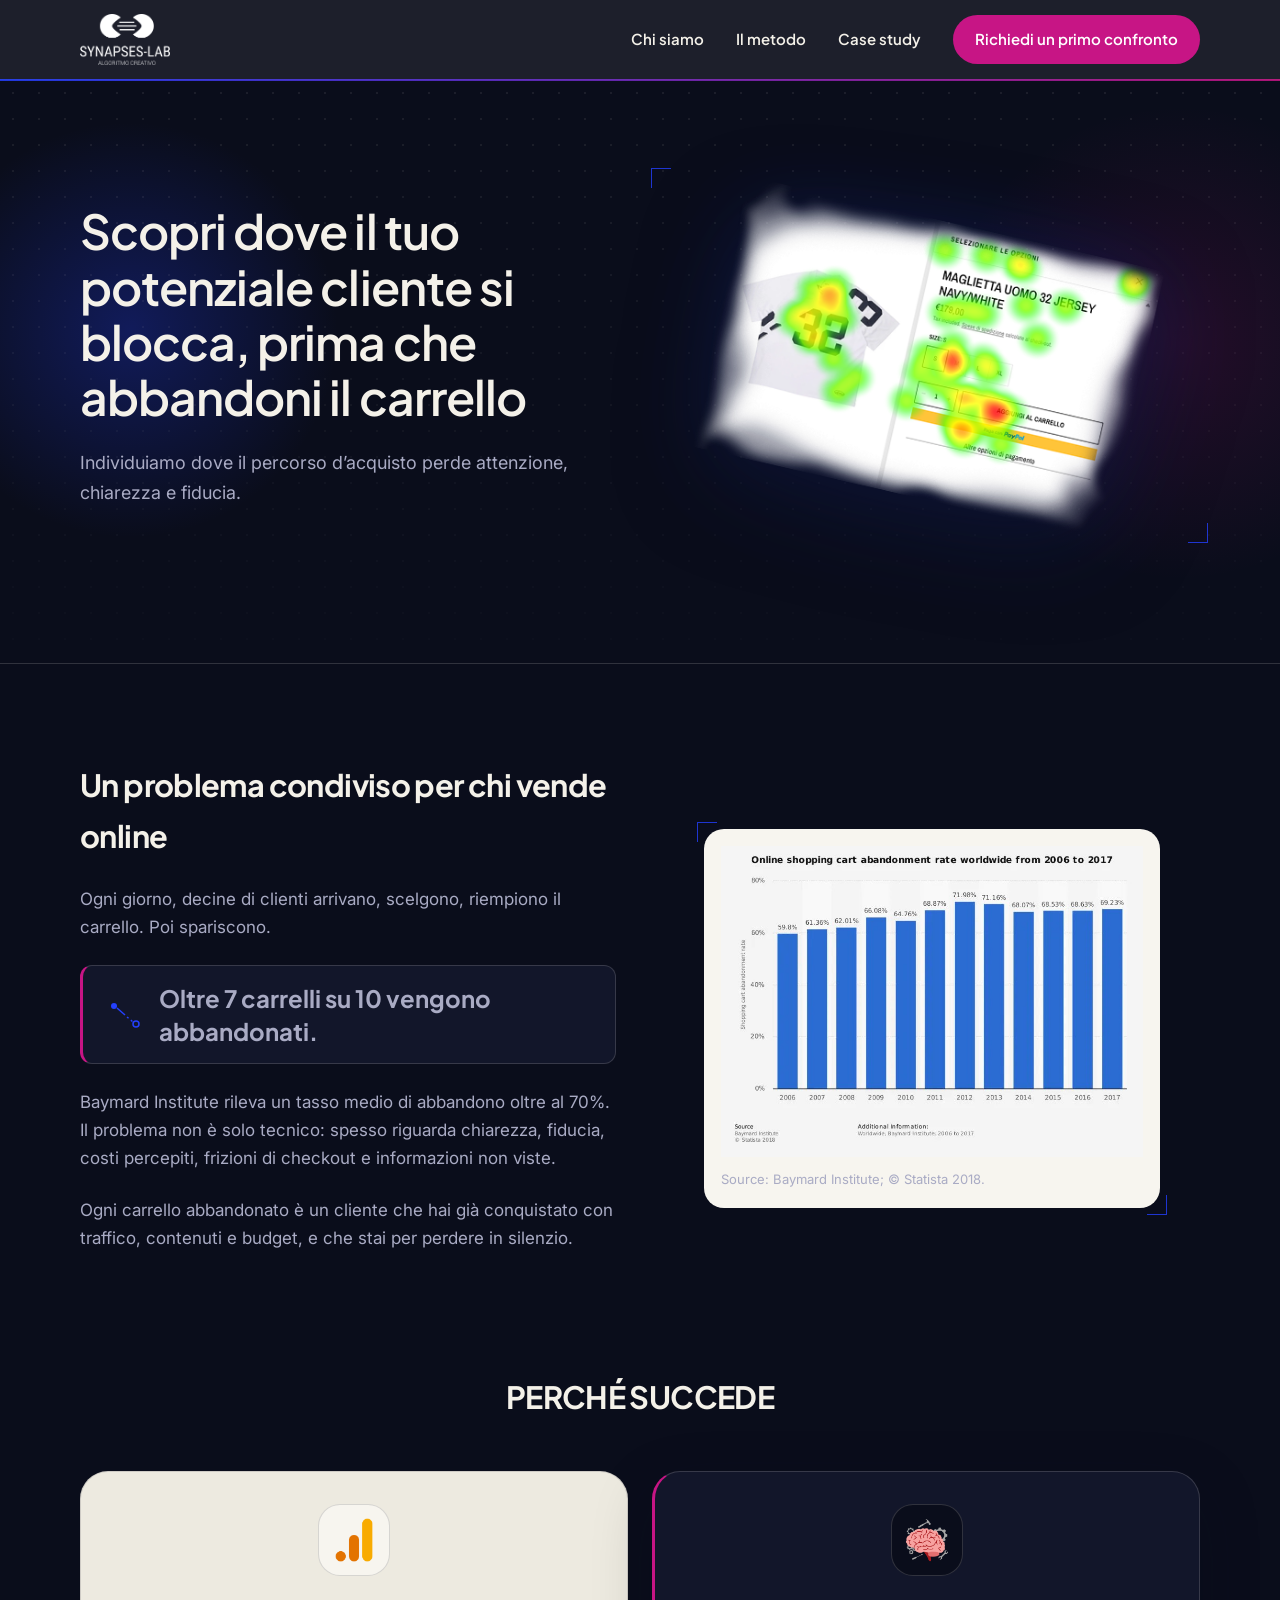
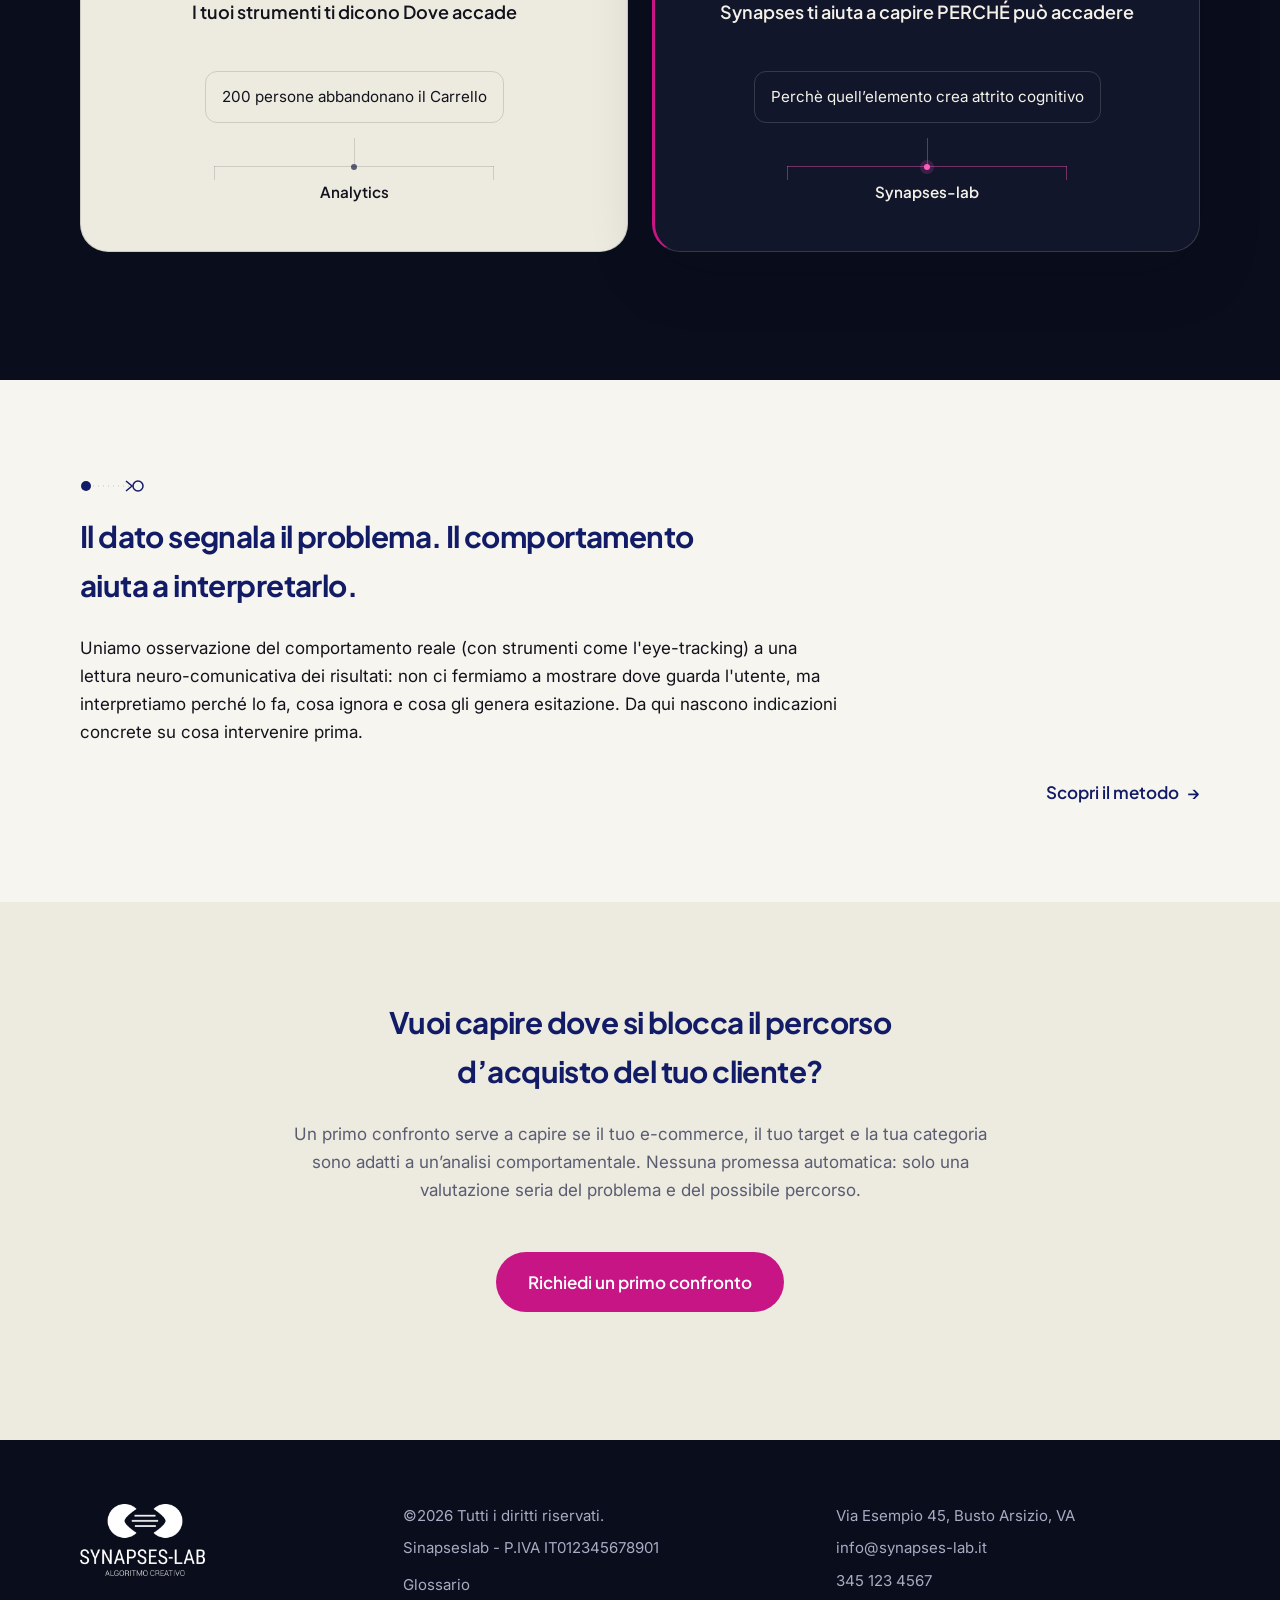
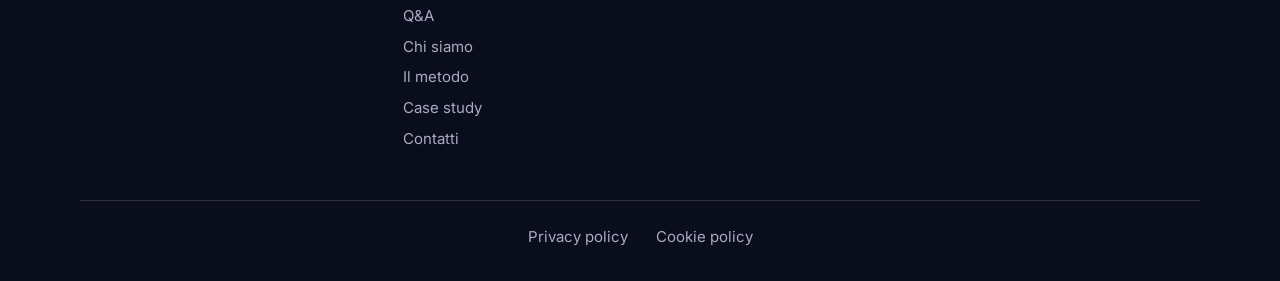
<file: index.html>
<!DOCTYPE html>
<html lang="it">
  <head>
    <meta name="robots" content="noindex, nofollow">
    <meta charset="utf-8" />
    <meta name="viewport" content="width=device-width, initial-scale=1" />
    <title>Synapses-Lab</title>
    <link rel="preconnect" href="https://fonts.googleapis.com" />
    <link rel="preconnect" href="https://fonts.gstatic.com" crossorigin />
    <link
      href="https://fonts.googleapis.com/css2?family=Inter:wght@400;500;600&family=Plus+Jakarta+Sans:wght@500;600;700&display=swap"
      rel="stylesheet"
    />
    <link rel="stylesheet" href="css/styles.css" />
  </head>
  <body class="page-home">
    <a class="skip-link" href="#contenuto">Vai al contenuto</a>

    <header class="site-header">
      <div class="container header-inner">
        <a class="logo" href="index.html">
          <img class="logo-img logo-img--main" src="img/logo-bianco.png" alt="Synapses-Lab" />
          <img class="logo-img logo-img--alt" src="img/logo.png" alt="Synapses-Lab" />
        </a>
        <button
          class="nav-toggle"
          type="button"
          aria-controls="site-nav"
          aria-expanded="false"
          aria-label="Apri il menu"
        >
          <span></span>
        </button>
        <div class="nav-scrim" data-nav-scrim aria-hidden="true"></div>
        <nav id="site-nav" class="site-nav" aria-label="Principale">
          <a href="chi-siamo.html">Chi siamo</a>
          <a href="il-metodo.html">Il metodo</a>
          <a href="case-study.html">Case study</a>
          <a class="btn btn-primary" href="contatti.html">Richiedi un primo confronto</a>
        </nav>
      </div>
    </header>

    <main id="contenuto">
      <section class="hero" aria-labelledby="hero-title">
        <div class="bg-signal-grid" aria-hidden="true"></div>
        <div class="container hero-grid">
          <div>
            <h1 id="hero-title">
              Scopri dove il tuo potenziale cliente si blocca, prima che abbandoni il carrello
            </h1>
            <p class="lede">
              Individuiamo dove il percorso d’acquisto perde attenzione, chiarezza e fiducia.
            </p>
          </div>
          <div class="hero-visual viewfinder">
            <img
              src="img/hero-visual.png"
              alt="Heatmap di eye-tracking su una pagina prodotto e sul carrello: le zone calde mostrano dove si concentra e dove si perde l'attenzione dell'utente prima dell'acquisto"
              width="523"
              height="391"
            />
          </div>
        </div>
      </section>

      <section class="problem" aria-labelledby="problem-title">
        <div class="container problem-grid">
          <div>
            <h2 id="problem-title">Un problema condiviso per chi vende online</h2>
            <p>Ogni giorno, decine di clienti arrivano, scelgono, riempiono il carrello. Poi spariscono.</p>
            <p class="stat">
              <span class="stat-icon" aria-hidden="true">
                <svg viewBox="0 0 36 36" fill="none" xmlns="http://www.w3.org/2000/svg">
                  <circle cx="7" cy="9" r="3" fill="var(--accent-green)" />
                  <path d="M10 11 L18 18" stroke="var(--accent-green)" stroke-width="1.5" />
                  <path d="M20 20 L26 25" stroke="var(--accent-green)" stroke-width="1.5" stroke-dasharray="2 3" />
                  <circle cx="29" cy="27" r="3" stroke="var(--accent-green)" stroke-width="1.5" />
                </svg>
              </span>
              Oltre 7 carrelli su 10 vengono abbandonati.
            </p>
            <p>
              Baymard Institute rileva un tasso medio di abbandono oltre al 70%. Il problema non è solo
              tecnico: spesso riguarda chiarezza, fiducia, costi percepiti, frizioni di checkout e
              informazioni non viste.
            </p>
            <p>
              Ogni carrello abbandonato è un cliente che hai già conquistato con traffico, contenuti e
              budget, e che stai per perdere in silenzio.
            </p>
          </div>
          <figure class="chart-frame viewfinder">
            <img
              src="img/grafico.jpg"
              alt="Grafico Statista / Baymard Institute: tasso di abbandono del carrello online nel mondo, 2006–2017"
            />
            <figcaption class="chart-caption">Source: Baymard Institute; © Statista 2018.</figcaption>
          </figure>
        </div>
      </section>

      <section class="compare" aria-labelledby="compare-title">
        <div class="container">
          <h2 id="compare-title">PERCHÉ SUCCEDE</h2>
          <div class="compare-grid">
            <article class="compare-card">
              <div class="compare-icon" aria-hidden="true">
                <img src="img/analytics-icon.png" alt="" loading="lazy" />
              </div>
              <h3>I tuoi strumenti ti dicono Dove accade</h3>
              <div class="insight">
                <p class="insight-box">200 persone abbandonano il Carrello</p>
                <div class="insight-stem" aria-hidden="true"></div>
                <div class="insight-bar" aria-hidden="true"></div>
                <p class="insight-label">Analytics</p>
              </div>
            </article>

            <article class="compare-card is-accent">
              <div class="compare-icon" aria-hidden="true">
                <img src="img/neuromarketing-icon.png" alt="" loading="lazy" />
              </div>
              <h3>Synapses ti aiuta a capire PERCHÉ può accadere</h3>
              <div class="insight">
                <p class="insight-box">Perchè quell’elemento crea attrito cognitivo</p>
                <div class="insight-stem" aria-hidden="true"></div>
                <div class="insight-bar" aria-hidden="true"></div>
                <p class="insight-label">Synapses-lab</p>
              </div>
            </article>
          </div>
        </div>
      </section>

      <section class="method" aria-labelledby="method-title">
        <div class="container">
          <span class="method-glyph" aria-hidden="true">
            <svg width="64" height="20" viewBox="0 0 64 20" fill="none" xmlns="http://www.w3.org/2000/svg">
              <circle cx="6" cy="10" r="5" fill="var(--accent-violet)" />
              <path d="M13 10 H51" stroke="var(--line-light)" stroke-width="1.5" stroke-dasharray="1 4" />
              <path d="M46 5 L52 10 L46 15" stroke="var(--accent-violet)" stroke-width="1.5" fill="none" />
              <circle cx="58" cy="10" r="5" fill="none" stroke="var(--accent-violet)" stroke-width="1.5" />
            </svg>
          </span>
          <h2 id="method-title">Il dato segnala il problema. Il comportamento aiuta a interpretarlo.</h2>
          <p>
            Uniamo osservazione del comportamento reale (con strumenti come l'eye-tracking) a una lettura
            neuro-comunicativa dei risultati: non ci fermiamo a mostrare dove guarda l'utente, ma
            interpretiamo perché lo fa, cosa ignora e cosa gli genera esitazione. Da qui nascono
            indicazioni concrete su cosa intervenire prima.
          </p>
          <div class="method-cta">
            <a class="btn-text" href="il-metodo.html">Scopri il metodo <span class="arrow" aria-hidden="true">→</span></a>
          </div>
        </div>
      </section>

      <section class="closing" aria-labelledby="closing-title">
        <div class="container">
          <h2 id="closing-title">Vuoi capire dove si blocca il percorso d’acquisto del tuo cliente?</h2>
          <p>
            Un primo confronto serve a capire se il tuo e-commerce, il tuo target e la tua categoria sono
            adatti a un’analisi comportamentale. Nessuna promessa automatica: solo una valutazione seria
            del problema e del possibile percorso.
          </p>
          <a class="btn btn-primary btn-lg" href="contatti.html">Richiedi un primo confronto</a>
        </div>
      </section>
    </main>

    <footer class="site-footer">
      <div class="container footer-grid">
        <a class="footer-logo" href="index.html">
          <img src="img/logo-bianco.png" alt="Synapses-Lab" />
        </a>
        <div class="footer-meta">
          <p>©2026 Tutti i diritti riservati.</p>
          <p>Sinapseslab - P.IVA IT012345678901</p>
          <div class="footer-links">
            <a href="#">Glossario</a>
            <a href="#">Q&amp;A</a>
            <a href="chi-siamo.html">Chi siamo</a>
            <a href="il-metodo.html">Il metodo</a>
            <a href="case-study.html">Case study</a>
            <a href="contatti.html">Contatti</a>
          </div>
        </div>
        <div class="footer-contact">
          <p>Via Esempio 45, Busto Arsizio, VA</p>
          <p><a href="mailto:info@synapses-lab.it">info@synapses-lab.it</a></p>
          <p><a href="tel:+393451234567">345 123 4567</a></p>
        </div>
      </div>
      <div class="container footer-legal">
        <a href="#">Privacy policy</a>
        <a href="#">Cookie policy</a>
      </div>
    </footer>

    <script src="js/main.js"></script>
  </body>
</html>
</file>
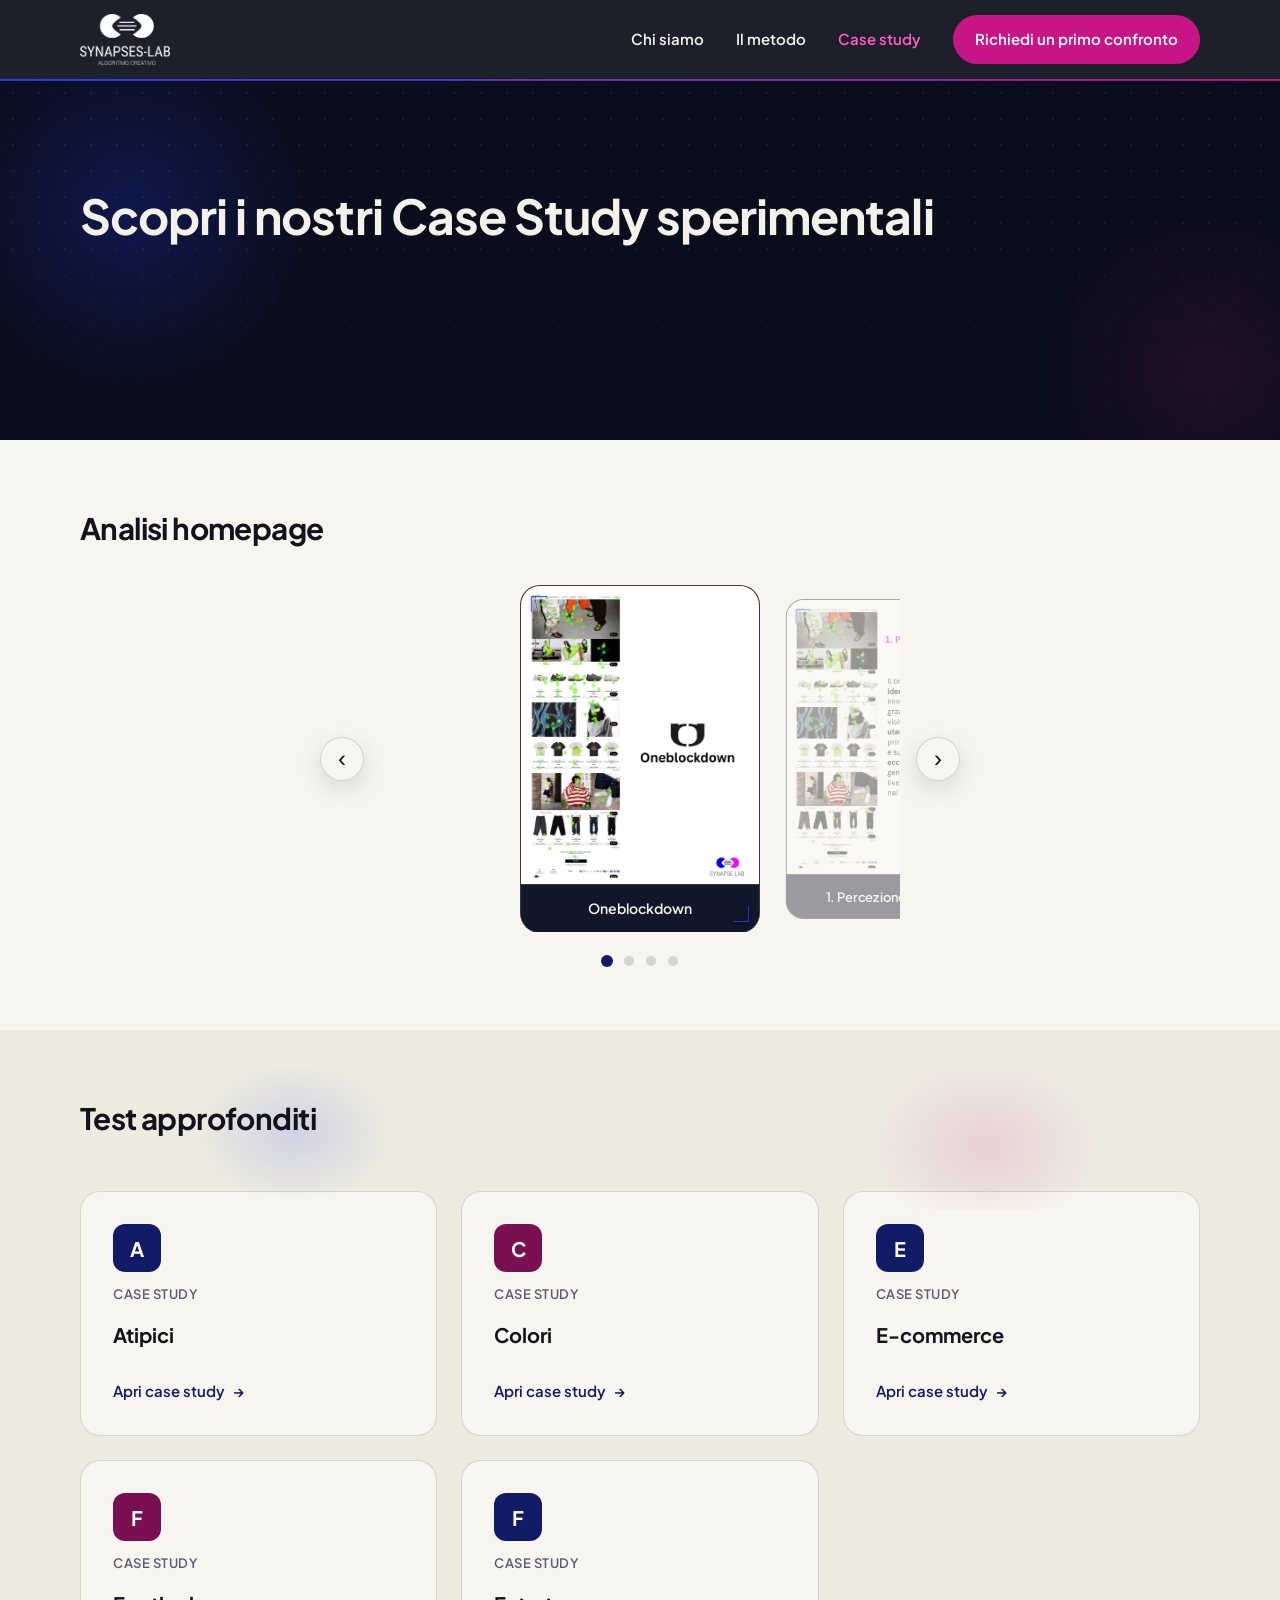
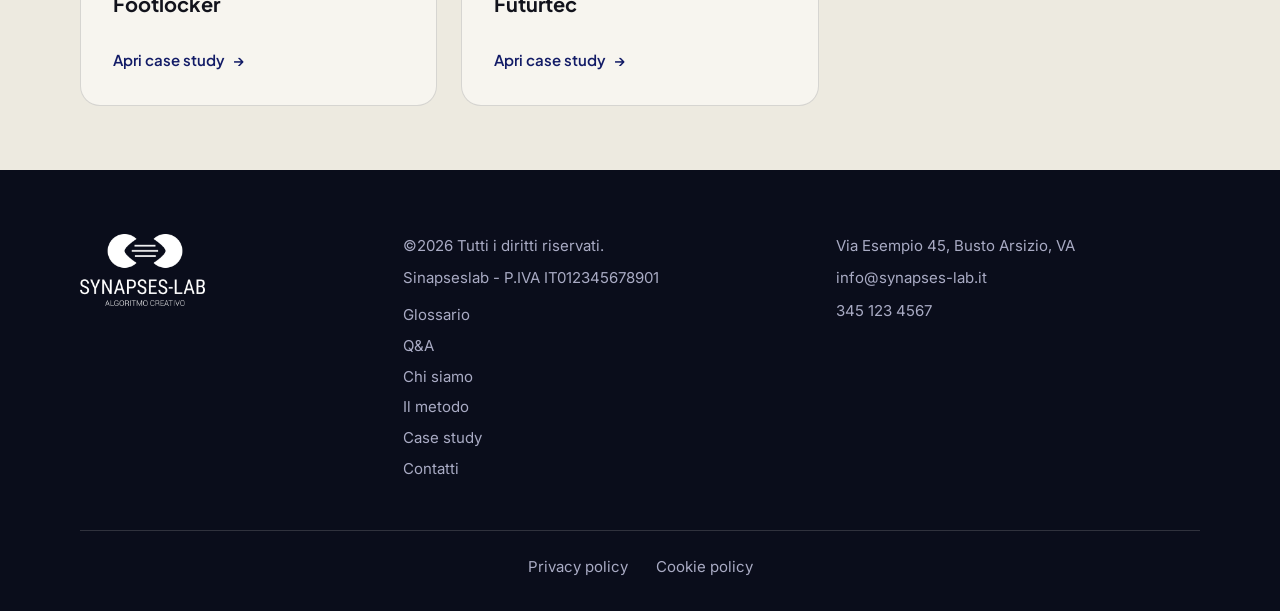
<file: case-study.html>
<!DOCTYPE html>
<html lang="it">
  <head>
    <meta name="robots" content="noindex, nofollow">
    <meta charset="utf-8" />
    <meta name="viewport" content="width=device-width, initial-scale=1" />
    <title>Case study — Synapses-Lab</title>
    <link rel="preconnect" href="https://fonts.googleapis.com" />
    <link rel="preconnect" href="https://fonts.gstatic.com" crossorigin />
    <link
      href="https://fonts.googleapis.com/css2?family=Inter:wght@400;500;600&family=Plus+Jakarta+Sans:wght@500;600;700&display=swap"
      rel="stylesheet"
    />
    <link rel="stylesheet" href="css/styles.css" />
  </head>
  <body class="page-case-study">
    <a class="skip-link" href="#contenuto">Vai al contenuto</a>
    <header class="site-header">
      <div class="container header-inner">
        <a class="logo" href="index.html">
          <img class="logo-img logo-img--main" src="img/logo-bianco.png" alt="Synapses-Lab" />
          <img class="logo-img logo-img--alt" src="img/logo.png" alt="Synapses-Lab" />
        </a>
        <button class="nav-toggle" type="button" aria-controls="site-nav" aria-expanded="false" aria-label="Apri il menu">
          <span></span>
        </button>
        <div class="nav-scrim" data-nav-scrim aria-hidden="true"></div>
        <nav id="site-nav" class="site-nav" aria-label="Principale">
          <a href="chi-siamo.html">Chi siamo</a>
          <a href="il-metodo.html">Il metodo</a>
          <a href="case-study.html" aria-current="page">Case study</a>
          <a class="btn btn-primary" href="contatti.html">Richiedi un primo confronto</a>
        </nav>
      </div>
    </header>
    <main id="contenuto">
      <section class="page-hero page-hero--glow">
        <div class="bg-signal-grid" aria-hidden="true"></div>
        <div class="container">
          <h1>Scopri i nostri Case Study sperimentali</h1>
        </div>
      </section>

      <section class="about-section" aria-labelledby="analisi-title">
        <div class="container">
          <h2 id="analisi-title">Analisi homepage</h2>
          <div class="carousel" role="region" aria-roledescription="carosello" aria-label="Analisi homepage — Oneblockdown" data-carousel>
            <div class="carousel-row">
              <button type="button" class="carousel-btn carousel-btn--prev" data-carousel-prev aria-label="Slide precedente">
                <span aria-hidden="true">‹</span>
              </button>
              <div class="carousel-viewport">
              <ul class="carousel-track" data-carousel-track>
                <li class="carousel-slide">
                  <figure class="viewfinder viewfinder--inset">
                    <img
                      src="img/case-study/2.jpg"
                      alt="Copertina dell'analisi eye-tracking sulla homepage e-commerce di Oneblockdown"
                      width="1080"
                      height="1350"
                      loading="lazy"
                    />
                    <figcaption>Oneblockdown</figcaption>
                  </figure>
                </li>
                <li class="carousel-slide">
                  <figure class="viewfinder viewfinder--inset">
                    <img
                      src="img/case-study/3.jpg"
                      alt="Heatmap eye-tracking sulla homepage Oneblockdown, sezione: percezione del brand"
                      width="1080"
                      height="1350"
                      loading="lazy"
                    />
                    <figcaption>1. Percezione del Brand</figcaption>
                  </figure>
                </li>
                <li class="carousel-slide">
                  <figure class="viewfinder viewfinder--inset">
                    <img
                      src="img/case-study/4.jpg"
                      alt="Heatmap eye-tracking sulla homepage Oneblockdown, sezione: visibilità delle CTA"
                      width="1080"
                      height="1350"
                      loading="lazy"
                    />
                    <figcaption>2. Visibilità delle CTA</figcaption>
                  </figure>
                </li>
                <li class="carousel-slide">
                  <figure class="viewfinder viewfinder--inset">
                    <img
                      src="img/case-study/5.jpg"
                      alt="Heatmap eye-tracking sulla homepage Oneblockdown, sezione: idea di spesa media"
                      width="1080"
                      height="1350"
                      loading="lazy"
                    />
                    <figcaption>3. Idea di spesa media</figcaption>
                  </figure>
                </li>
              </ul>
              </div>
              <button type="button" class="carousel-btn carousel-btn--next" data-carousel-next aria-label="Slide successiva">
                <span aria-hidden="true">›</span>
              </button>
            </div>
            <div class="carousel-dots" data-carousel-dots aria-label="Naviga le slide">
              <button type="button" class="carousel-dot" data-carousel-dot="0" aria-label="Vai alla slide 1: Oneblockdown"></button>
              <button type="button" class="carousel-dot" data-carousel-dot="1" aria-label="Vai alla slide 2: Percezione del Brand"></button>
              <button type="button" class="carousel-dot" data-carousel-dot="2" aria-label="Vai alla slide 3: Visibilità delle CTA"></button>
              <button type="button" class="carousel-dot" data-carousel-dot="3" aria-label="Vai alla slide 4: Idea di spesa media"></button>
            </div>
          </div>
        </div>
      </section>

      <section class="about-section about-section--muted" aria-labelledby="approfonditi-title">
        <div class="container">
          <div class="heatmap-accent">
            <h2 id="approfonditi-title">Test approfonditi</h2>
          </div>
          <ul class="case-study-grid">
            <li>
              <button
                type="button"
                class="case-study-card"
                data-pdf-src="assets/case-study/atipici-case-study.pdf"
                data-pdf-title="Atipici — Case study"
              >
                <span class="case-study-card__badge" aria-hidden="true">A</span>
                <span class="case-study-card__eyebrow">Case study</span>
                <h3 class="case-study-card__title">Atipici</h3>
                <span class="case-study-card__cta">Apri case study <span class="arrow" aria-hidden="true">→</span></span>
              </button>
            </li>
            <li>
              <button
                type="button"
                class="case-study-card"
                data-pdf-src="assets/case-study/colori-case-study.pdf"
                data-pdf-title="Colori — Case study"
              >
                <span class="case-study-card__badge" aria-hidden="true">C</span>
                <span class="case-study-card__eyebrow">Case study</span>
                <h3 class="case-study-card__title">Colori</h3>
                <span class="case-study-card__cta">Apri case study <span class="arrow" aria-hidden="true">→</span></span>
              </button>
            </li>
            <li>
              <button
                type="button"
                class="case-study-card"
                data-pdf-src="assets/case-study/e-commerce-case-study.pdf"
                data-pdf-title="E-commerce — Case study"
              >
                <span class="case-study-card__badge" aria-hidden="true">E</span>
                <span class="case-study-card__eyebrow">Case study</span>
                <h3 class="case-study-card__title">E-commerce</h3>
                <span class="case-study-card__cta">Apri case study <span class="arrow" aria-hidden="true">→</span></span>
              </button>
            </li>
            <li>
              <button
                type="button"
                class="case-study-card"
                data-pdf-src="assets/case-study/footlocker-case-study.pdf"
                data-pdf-title="Footlocker — Case study"
              >
                <span class="case-study-card__badge" aria-hidden="true">F</span>
                <span class="case-study-card__eyebrow">Case study</span>
                <h3 class="case-study-card__title">Footlocker</h3>
                <span class="case-study-card__cta">Apri case study <span class="arrow" aria-hidden="true">→</span></span>
              </button>
            </li>
            <li>
              <button
                type="button"
                class="case-study-card"
                data-pdf-src="assets/case-study/futurtec-case-study.pdf"
                data-pdf-title="Futurtec — Case study"
              >
                <span class="case-study-card__badge" aria-hidden="true">F</span>
                <span class="case-study-card__eyebrow">Case study</span>
                <h3 class="case-study-card__title">Futurtec</h3>
                <span class="case-study-card__cta">Apri case study <span class="arrow" aria-hidden="true">→</span></span>
              </button>
            </li>
          </ul>
        </div>
      </section>
    </main>

    <div class="modal" id="pdf-modal" hidden data-pdf-modal>
      <div class="modal-overlay" data-pdf-modal-overlay></div>
      <div
        class="modal-dialog"
        role="dialog"
        aria-modal="true"
        aria-labelledby="pdf-modal-title"
        tabindex="-1"
        data-pdf-modal-dialog
      >
        <div class="modal-header">
          <h2 id="pdf-modal-title" data-pdf-modal-title>Case study</h2>
          <button type="button" class="modal-close" data-pdf-modal-close aria-label="Chiudi">
            <span aria-hidden="true">×</span>
          </button>
        </div>
        <div class="modal-body">
          <iframe data-pdf-modal-frame title="Anteprima PDF del case study" src=""></iframe>
          <p class="modal-fallback">
            Se l'anteprima non viene visualizzata, usa i pulsanti qui sotto per aprire o scaricare il PDF.
          </p>
        </div>
        <div class="modal-actions">
          <a class="btn-text" data-pdf-modal-open target="_blank" rel="noopener" href="">
            Apri in una nuova scheda <span class="arrow" aria-hidden="true">→</span>
          </a>
          <a class="btn btn-primary" data-pdf-modal-download href="" download>Scarica PDF</a>
        </div>
      </div>
    </div>

    <footer class="site-footer">
      <div class="container footer-grid">
        <a class="footer-logo" href="index.html">
          <img src="img/logo-bianco.png" alt="Synapses-Lab" />
        </a>
        <div class="footer-meta">
          <p>©2026 Tutti i diritti riservati.</p>
          <p>Sinapseslab - P.IVA IT012345678901</p>
          <div class="footer-links">
            <a href="#">Glossario</a>
            <a href="#">Q&amp;A</a>
            <a href="chi-siamo.html">Chi siamo</a>
            <a href="il-metodo.html">Il metodo</a>
            <a href="case-study.html">Case study</a>
            <a href="contatti.html">Contatti</a>
          </div>
        </div>
        <div class="footer-contact">
          <p>Via Esempio 45, Busto Arsizio, VA</p>
          <p><a href="mailto:info@synapses-lab.it">info@synapses-lab.it</a></p>
          <p><a href="tel:+393451234567">345 123 4567</a></p>
        </div>
      </div>
      <div class="container footer-legal">
        <a href="#">Privacy policy</a>
        <a href="#">Cookie policy</a>
      </div>
    </footer>
    <script src="js/main.js"></script>
  </body>
</html>
</file>
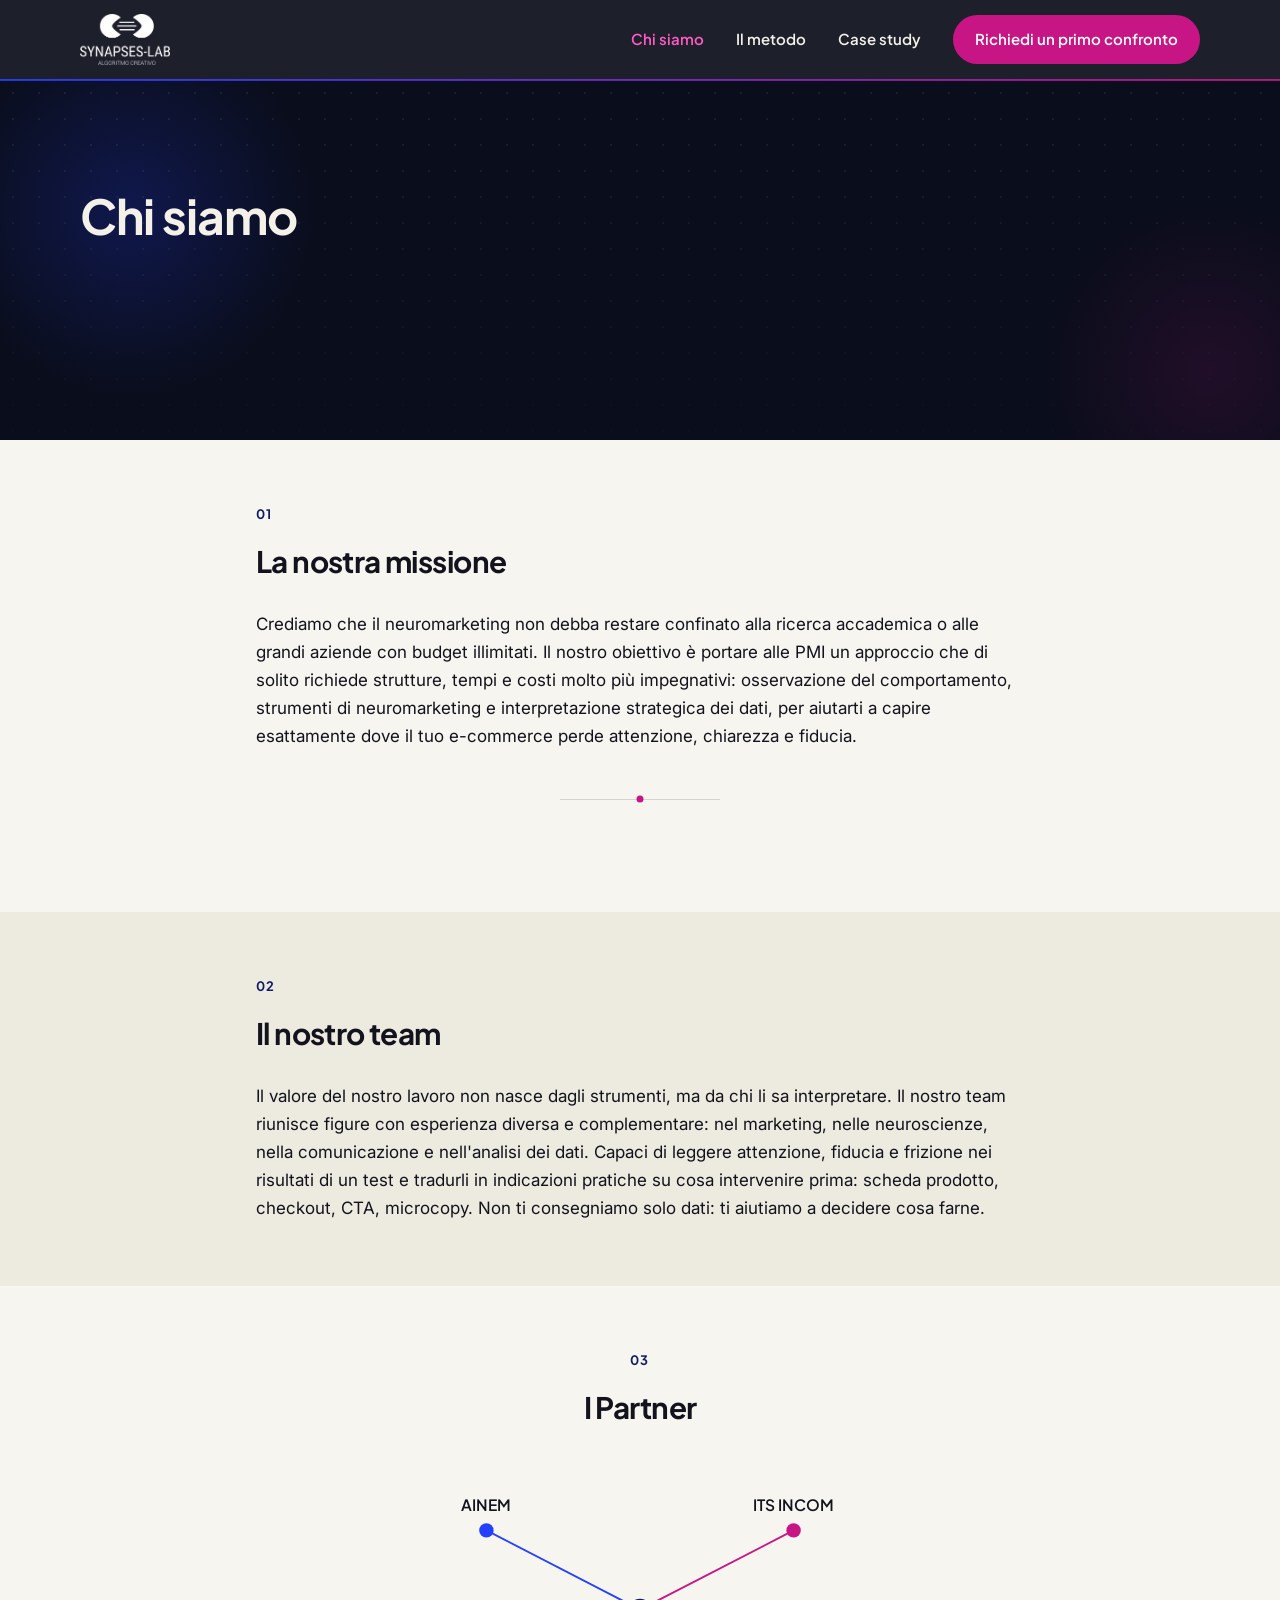
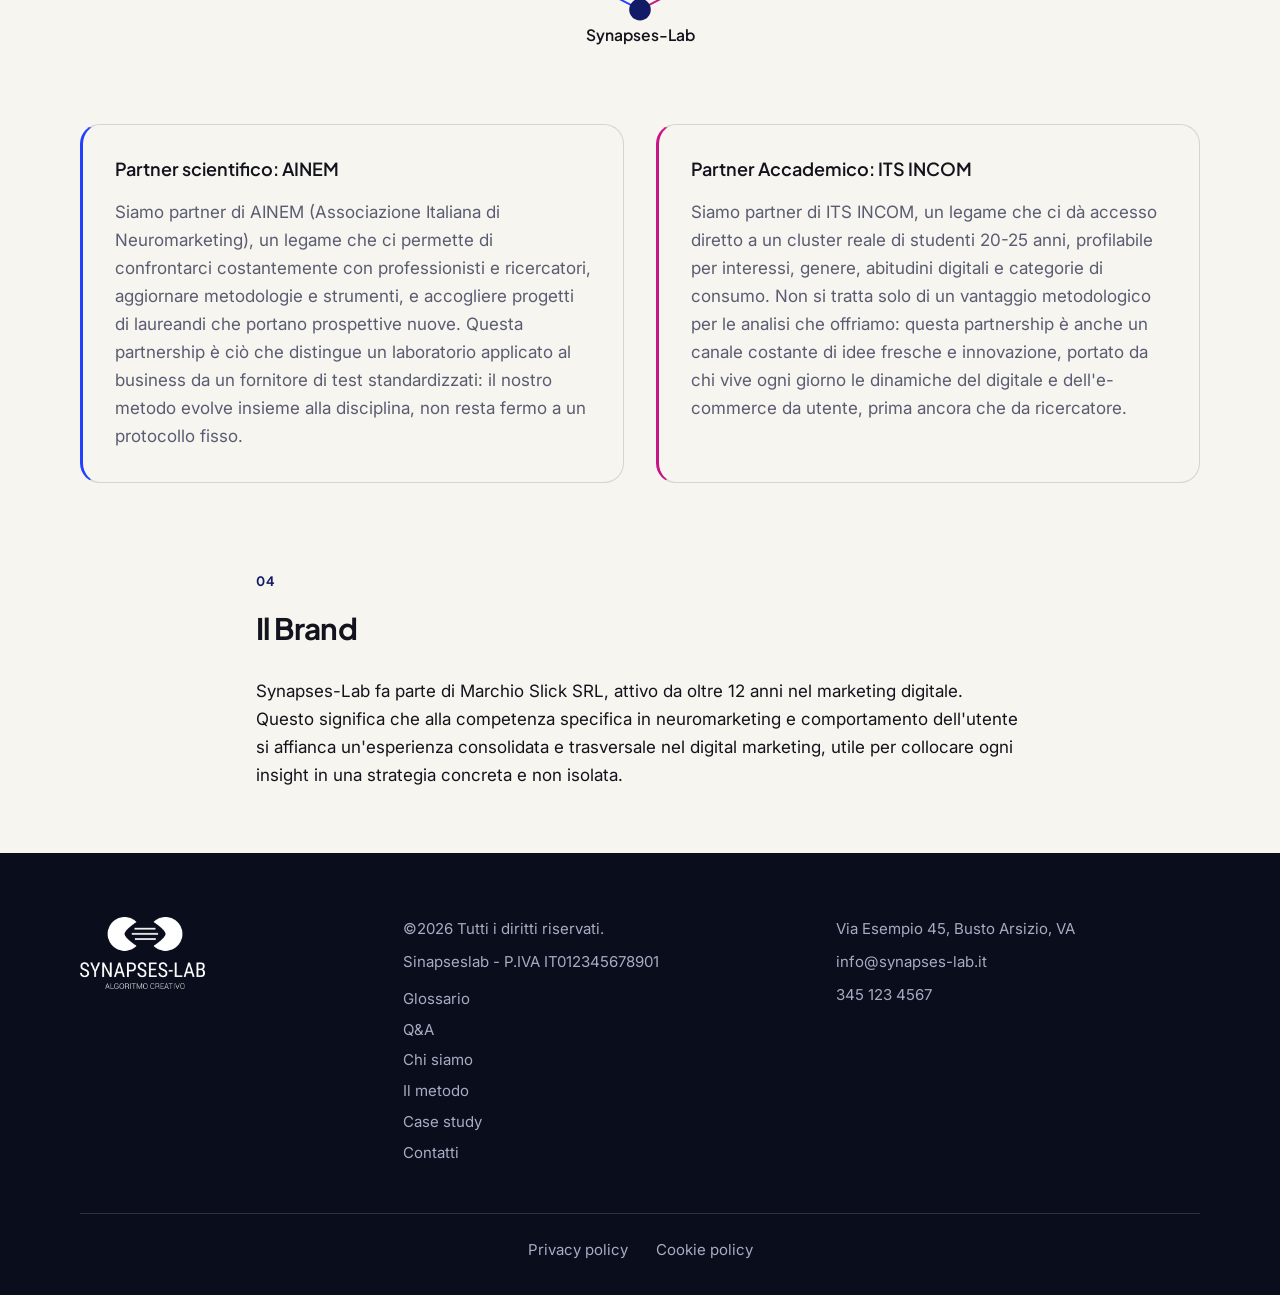
<file: chi-siamo.html>
<!DOCTYPE html>
<html lang="it">
  <head>
    <meta name="robots" content="noindex, nofollow">
    <meta charset="utf-8" />
    <meta name="viewport" content="width=device-width, initial-scale=1" />
    <title>Chi siamo — Synapses-Lab</title>
    <link rel="preconnect" href="https://fonts.googleapis.com" />
    <link rel="preconnect" href="https://fonts.gstatic.com" crossorigin />
    <link
      href="https://fonts.googleapis.com/css2?family=Inter:wght@400;500;600&family=Plus+Jakarta+Sans:wght@500;600;700&display=swap"
      rel="stylesheet"
    />
    <link rel="stylesheet" href="css/styles.css" />
  </head>
  <body class="page-chi-siamo">
    <a class="skip-link" href="#contenuto">Vai al contenuto</a>
    <header class="site-header">
      <div class="container header-inner">
        <a class="logo" href="index.html">
          <img class="logo-img logo-img--main" src="img/logo-bianco.png" alt="Synapses-Lab" />
          <img class="logo-img logo-img--alt" src="img/logo.png" alt="Synapses-Lab" />
        </a>
        <button class="nav-toggle" type="button" aria-controls="site-nav" aria-expanded="false" aria-label="Apri il menu">
          <span></span>
        </button>
        <div class="nav-scrim" data-nav-scrim aria-hidden="true"></div>
        <nav id="site-nav" class="site-nav" aria-label="Principale">
          <a href="chi-siamo.html" aria-current="page">Chi siamo</a>
          <a href="il-metodo.html">Il metodo</a>
          <a href="case-study.html">Case study</a>
          <a class="btn btn-primary" href="contatti.html">Richiedi un primo confronto</a>
        </nav>
      </div>
    </header>
    <main id="contenuto">
      <section class="page-hero page-hero--glow">
        <div class="bg-signal-grid" aria-hidden="true"></div>
        <div class="container">
          <h1>Chi siamo</h1>
        </div>
      </section>

      <section class="about-section" aria-labelledby="mission-title">
        <div class="container about-content">
          <h2 id="mission-title">La nostra missione</h2>
          <p>
            Crediamo che il neuromarketing non debba restare confinato alla ricerca accademica o alle
            grandi aziende con budget illimitati. Il nostro obiettivo è portare alle PMI un approccio che
            di solito richiede strutture, tempi e costi molto più impegnativi: osservazione del
            comportamento, strumenti di neuromarketing e interpretazione strategica dei dati, per aiutarti
            a capire esattamente dove il tuo e-commerce perde attenzione, chiarezza e fiducia.
          </p>
          <div class="divider-node" aria-hidden="true"></div>
        </div>
      </section>

      <section class="about-section about-section--muted" aria-labelledby="team-title">
        <div class="container about-content">
          <h2 id="team-title">Il nostro team</h2>
          <p>
            Il valore del nostro lavoro non nasce dagli strumenti, ma da chi li sa interpretare. Il nostro
            team riunisce figure con esperienza diversa e complementare: nel marketing, nelle neuroscienze,
            nella comunicazione e nell'analisi dei dati. Capaci di leggere attenzione, fiducia e frizione
            nei risultati di un test e tradurli in indicazioni pratiche su cosa intervenire prima: scheda
            prodotto, checkout, CTA, microcopy. Non ti consegniamo solo dati: ti aiutiamo a decidere cosa
            farne.
          </p>
        </div>
      </section>

      <section class="partners" aria-labelledby="partners-title">
        <div class="container">
          <h2 id="partners-title">I Partner</h2>
          <div class="partner-network" aria-hidden="true">
            <svg viewBox="0 0 400 150" xmlns="http://www.w3.org/2000/svg">
              <path d="M200 108 L72 42" stroke="var(--accent-green)" stroke-width="1.5" />
              <path d="M200 108 L328 42" stroke="var(--accent-fuchsia)" stroke-width="1.5" />
              <circle cx="72" cy="42" r="6" fill="var(--accent-green)" />
              <circle cx="328" cy="42" r="6" fill="var(--accent-fuchsia)" />
              <circle cx="200" cy="108" r="9" fill="var(--accent-violet)" />
              <text x="72" y="26" text-anchor="middle" font-size="13">AINEM</text>
              <text x="328" y="26" text-anchor="middle" font-size="13">ITS INCOM</text>
              <text x="200" y="134" text-anchor="middle" font-size="13">Synapses-Lab</text>
            </svg>
          </div>
          <div class="partners-grid">
            <article class="partner-card">
              <h3>Partner scientifico: AINEM</h3>
              <p>
                Siamo partner di AINEM (Associazione Italiana di Neuromarketing), un legame che ci
                permette di confrontarci costantemente con professionisti e ricercatori, aggiornare
                metodologie e strumenti, e accogliere progetti di laureandi che portano prospettive nuove.
                Questa partnership è ciò che distingue un laboratorio applicato al business da un fornitore
                di test standardizzati: il nostro metodo evolve insieme alla disciplina, non resta fermo a
                un protocollo fisso.
              </p>
            </article>
            <article class="partner-card">
              <h3>Partner Accademico: ITS INCOM</h3>
              <p>
                Siamo partner di ITS INCOM, un legame che ci dà accesso diretto a un cluster reale di
                studenti 20-25 anni, profilabile per interessi, genere, abitudini digitali e categorie di
                consumo. Non si tratta solo di un vantaggio metodologico per le analisi che offriamo:
                questa partnership è anche un canale costante di idee fresche e innovazione, portato da chi
                vive ogni giorno le dinamiche del digitale e dell'e-commerce da utente, prima ancora che da
                ricercatore.
              </p>
            </article>
          </div>
        </div>
      </section>

      <section class="about-section about-section--compact-top" aria-labelledby="brand-title">
        <div class="container about-content">
          <h2 id="brand-title">Il Brand</h2>
          <p>
            Synapses-Lab fa parte di Marchio Slick SRL, attivo da oltre 12 anni nel marketing digitale.
            Questo significa che alla competenza specifica in neuromarketing e comportamento dell'utente si
            affianca un'esperienza consolidata e trasversale nel digital marketing, utile per collocare
            ogni insight in una strategia concreta e non isolata.
          </p>
        </div>
      </section>
    </main>
    <footer class="site-footer">
      <div class="container footer-grid">
        <a class="footer-logo" href="index.html">
          <img src="img/logo-bianco.png" alt="Synapses-Lab" />
        </a>
        <div class="footer-meta">
          <p>©2026 Tutti i diritti riservati.</p>
          <p>Sinapseslab - P.IVA IT012345678901</p>
          <div class="footer-links">
            <a href="#">Glossario</a>
            <a href="#">Q&amp;A</a>
            <a href="chi-siamo.html">Chi siamo</a>
            <a href="il-metodo.html">Il metodo</a>
            <a href="case-study.html">Case study</a>
            <a href="contatti.html">Contatti</a>
          </div>
        </div>
        <div class="footer-contact">
          <p>Via Esempio 45, Busto Arsizio, VA</p>
          <p><a href="mailto:info@synapses-lab.it">info@synapses-lab.it</a></p>
          <p><a href="tel:+393451234567">345 123 4567</a></p>
        </div>
      </div>
      <div class="container footer-legal">
        <a href="#">Privacy policy</a>
        <a href="#">Cookie policy</a>
      </div>
    </footer>
    <script src="js/main.js"></script>
  </body>
</html>
</file>
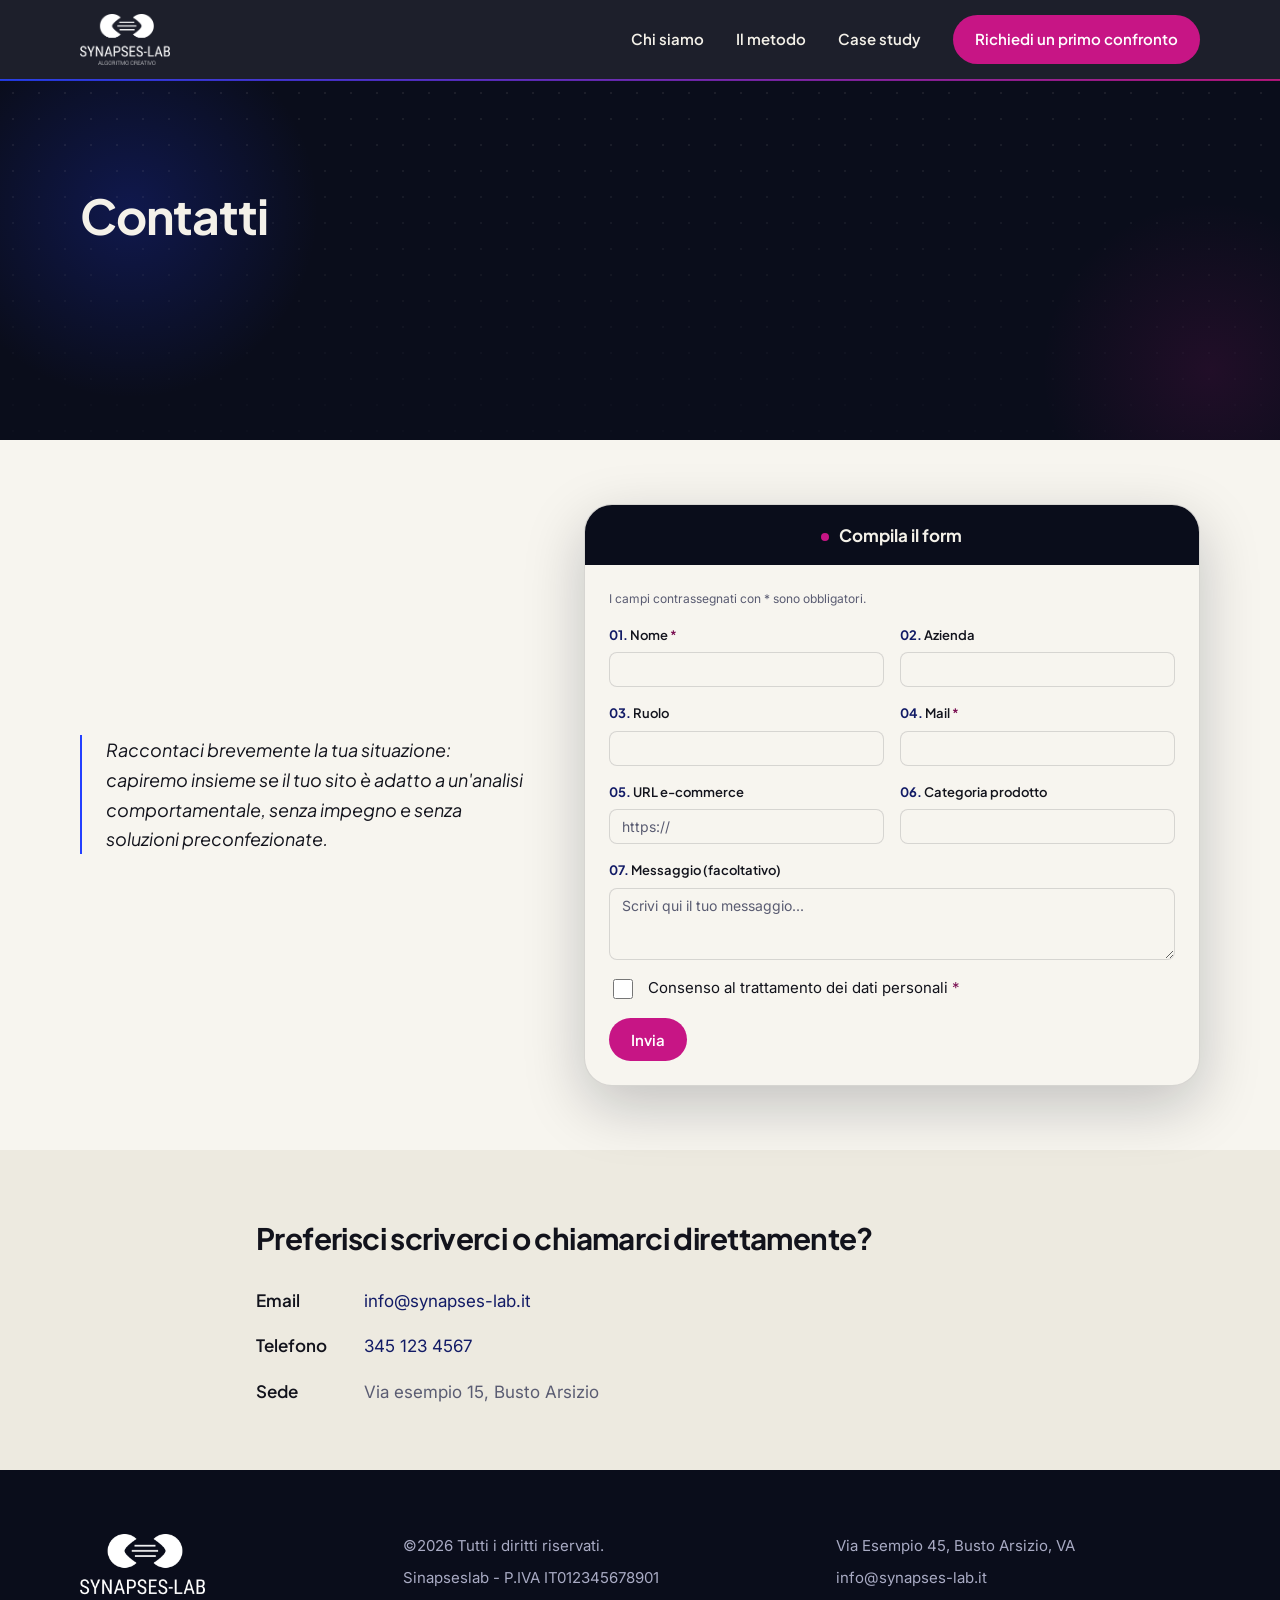
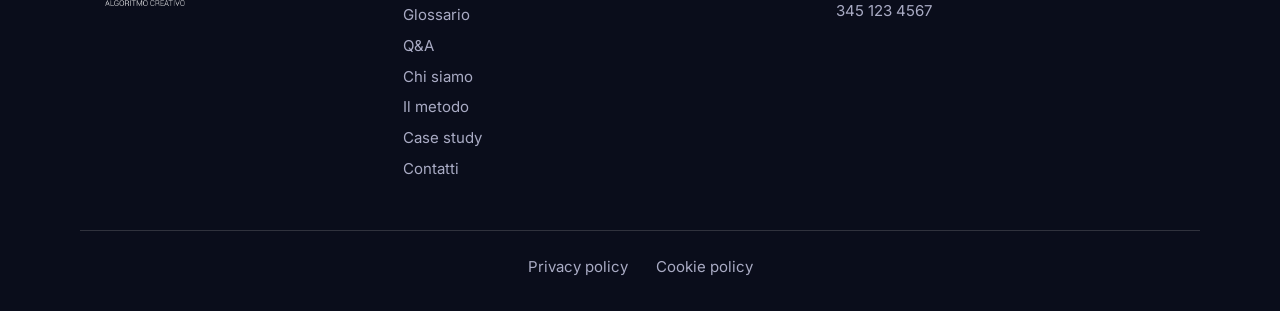
<file: contatti.html>
<!DOCTYPE html>
<html lang="it">
  <head>
    <meta name="robots" content="noindex, nofollow">
    <meta charset="utf-8" />
    <meta name="viewport" content="width=device-width, initial-scale=1" />
    <title>Contatti — Synapses-Lab</title>
    <link rel="preconnect" href="https://fonts.googleapis.com" />
    <link rel="preconnect" href="https://fonts.gstatic.com" crossorigin />
    <link
      href="https://fonts.googleapis.com/css2?family=Inter:wght@400;500;600&family=Plus+Jakarta+Sans:wght@500;600;700&display=swap"
      rel="stylesheet"
    />
    <link rel="stylesheet" href="css/styles.css" />
  </head>
  <body class="page-contatti">
    <a class="skip-link" href="#contenuto">Vai al contenuto</a>
    <header class="site-header">
      <div class="container header-inner">
        <a class="logo" href="index.html">
          <img class="logo-img logo-img--main" src="img/logo-bianco.png" alt="Synapses-Lab" />
          <img class="logo-img logo-img--alt" src="img/logo.png" alt="Synapses-Lab" />
        </a>
        <button class="nav-toggle" type="button" aria-controls="site-nav" aria-expanded="false" aria-label="Apri il menu">
          <span></span>
        </button>
        <div class="nav-scrim" data-nav-scrim aria-hidden="true"></div>
        <nav id="site-nav" class="site-nav" aria-label="Principale">
          <a href="chi-siamo.html">Chi siamo</a>
          <a href="il-metodo.html">Il metodo</a>
          <a href="case-study.html">Case study</a>
          <a class="btn btn-primary" href="contatti.html" aria-current="page">Richiedi un primo confronto</a>
        </nav>
      </div>
    </header>
    <main id="contenuto">
      <section class="page-hero page-hero--glow">
        <div class="bg-signal-grid" aria-hidden="true"></div>
        <div class="container">
          <h1>Contatti</h1>
        </div>
      </section>

      <section class="contact-section" aria-labelledby="form-title">
        <div class="container contact-grid">
          <div class="contact-intro">
            <p>
              Raccontaci brevemente la tua situazione: capiremo insieme se il tuo sito è adatto a
              un'analisi comportamentale, senza impegno e senza soluzioni preconfezionate.
            </p>
          </div>

          <div class="contact-card">
            <div class="contact-card__header">
              <h2 id="form-title">Compila il form</h2>
            </div>
            <form class="contact-form" novalidate data-contact-form>
              <p class="form-hint">I campi contrassegnati con <span aria-hidden="true">*</span><span class="sr-only">asterisco</span> sono obbligatori.</p>

              <div class="form-grid">
                <div class="form-field">
                  <label for="nome">Nome <span class="required-mark" aria-hidden="true">*</span></label>
                  <input type="text" id="nome" name="nome" autocomplete="name" required />
                  <span class="field-error" id="nome-error" role="alert"></span>
                </div>

                <div class="form-field">
                  <label for="azienda">Azienda</label>
                  <input type="text" id="azienda" name="azienda" autocomplete="organization" />
                </div>

                <div class="form-field">
                  <label for="ruolo">Ruolo</label>
                  <input type="text" id="ruolo" name="ruolo" autocomplete="organization-title" />
                </div>

                <div class="form-field">
                  <label for="mail">Mail <span class="required-mark" aria-hidden="true">*</span></label>
                  <input type="email" id="mail" name="mail" autocomplete="email" required />
                  <span class="field-error" id="mail-error" role="alert"></span>
                </div>

                <div class="form-field">
                  <label for="url-ecommerce">URL e-commerce</label>
                  <input type="url" id="url-ecommerce" name="url-ecommerce" autocomplete="url" placeholder="https://" />
                </div>

                <div class="form-field">
                  <label for="categoria-prodotto">Categoria prodotto</label>
                  <input type="text" id="categoria-prodotto" name="categoria-prodotto" />
                </div>
              </div>

              <div class="form-field form-field--full">
                <label for="messaggio">Messaggio (facoltativo)</label>
                <textarea id="messaggio" name="messaggio" rows="3" placeholder="Scrivi qui il tuo messaggio..."></textarea>
              </div>

              <div class="form-field form-field--checkbox">
                <input type="checkbox" id="consenso" name="consenso" required />
                <label for="consenso">Consenso al trattamento dei dati personali <span class="required-mark" aria-hidden="true">*</span></label>
                <span class="field-error" id="consenso-error" role="alert"></span>
              </div>

              <button type="submit" class="btn btn-primary form-submit">Invia</button>

              <p class="form-status" role="status" aria-live="polite" data-form-status></p>
            </form>
          </div>
        </div>
      </section>

      <section class="about-section about-section--muted" aria-labelledby="contatti-diretti-title">
        <div class="container about-content">
          <h2 id="contatti-diretti-title">Preferisci scriverci o chiamarci direttamente?</h2>
          <dl class="contact-details">
            <div class="contact-details__row">
              <dt>Email</dt>
              <dd><a href="mailto:info@synapses-lab.it">info@synapses-lab.it</a></dd>
            </div>
            <div class="contact-details__row">
              <dt>Telefono</dt>
              <dd><a href="tel:+393451234567">345 123 4567</a></dd>
            </div>
            <div class="contact-details__row">
              <dt>Sede</dt>
              <dd>Via esempio 15, Busto Arsizio</dd>
            </div>
          </dl>
        </div>
      </section>
    </main>
    <footer class="site-footer">
      <div class="container footer-grid">
        <a class="footer-logo" href="index.html">
          <img src="img/logo-bianco.png" alt="Synapses-Lab" />
        </a>
        <div class="footer-meta">
          <p>©2026 Tutti i diritti riservati.</p>
          <p>Sinapseslab - P.IVA IT012345678901</p>
          <div class="footer-links">
            <a href="#">Glossario</a>
            <a href="#">Q&amp;A</a>
            <a href="chi-siamo.html">Chi siamo</a>
            <a href="il-metodo.html">Il metodo</a>
            <a href="case-study.html">Case study</a>
            <a href="contatti.html">Contatti</a>
          </div>
        </div>
        <div class="footer-contact">
          <p>Via Esempio 45, Busto Arsizio, VA</p>
          <p><a href="mailto:info@synapses-lab.it">info@synapses-lab.it</a></p>
          <p><a href="tel:+393451234567">345 123 4567</a></p>
        </div>
      </div>
      <div class="container footer-legal">
        <a href="#">Privacy policy</a>
        <a href="#">Cookie policy</a>
      </div>
    </footer>
    <script src="js/main.js"></script>
  </body>
</html>
</file>
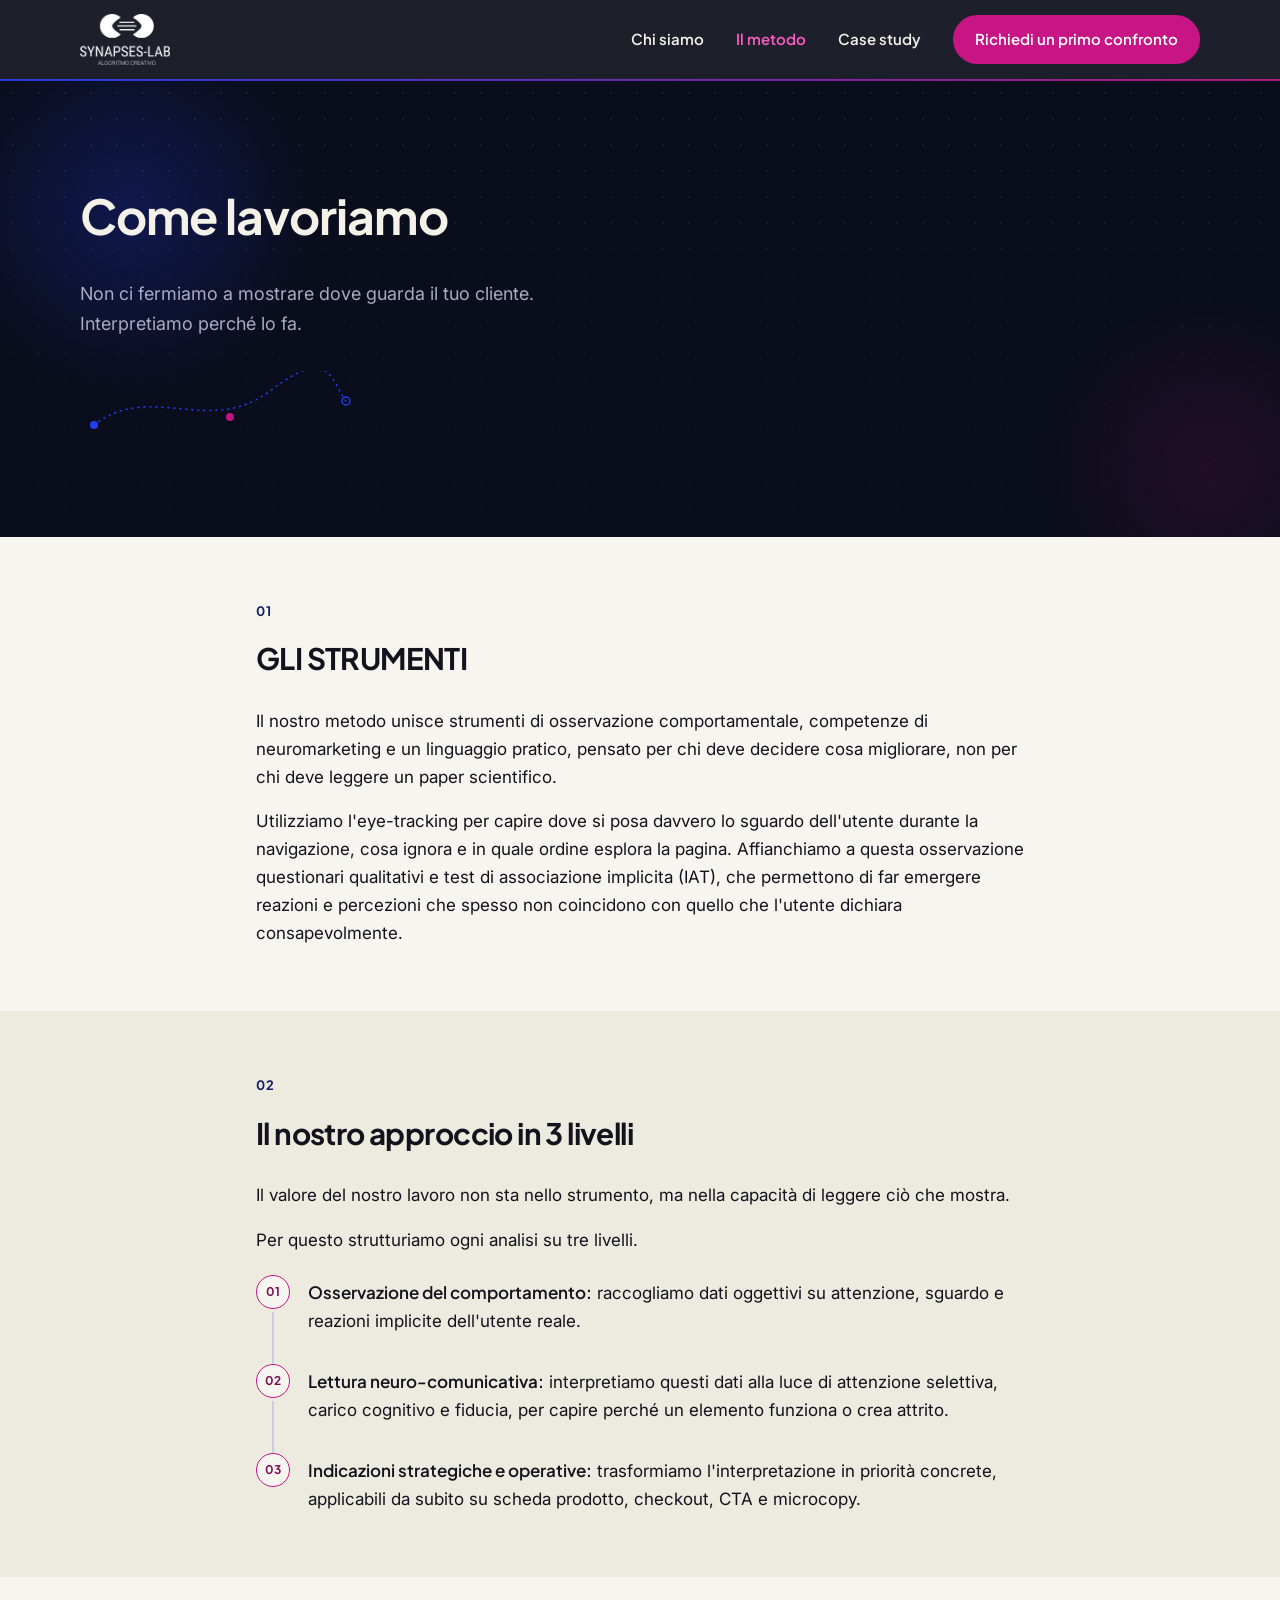
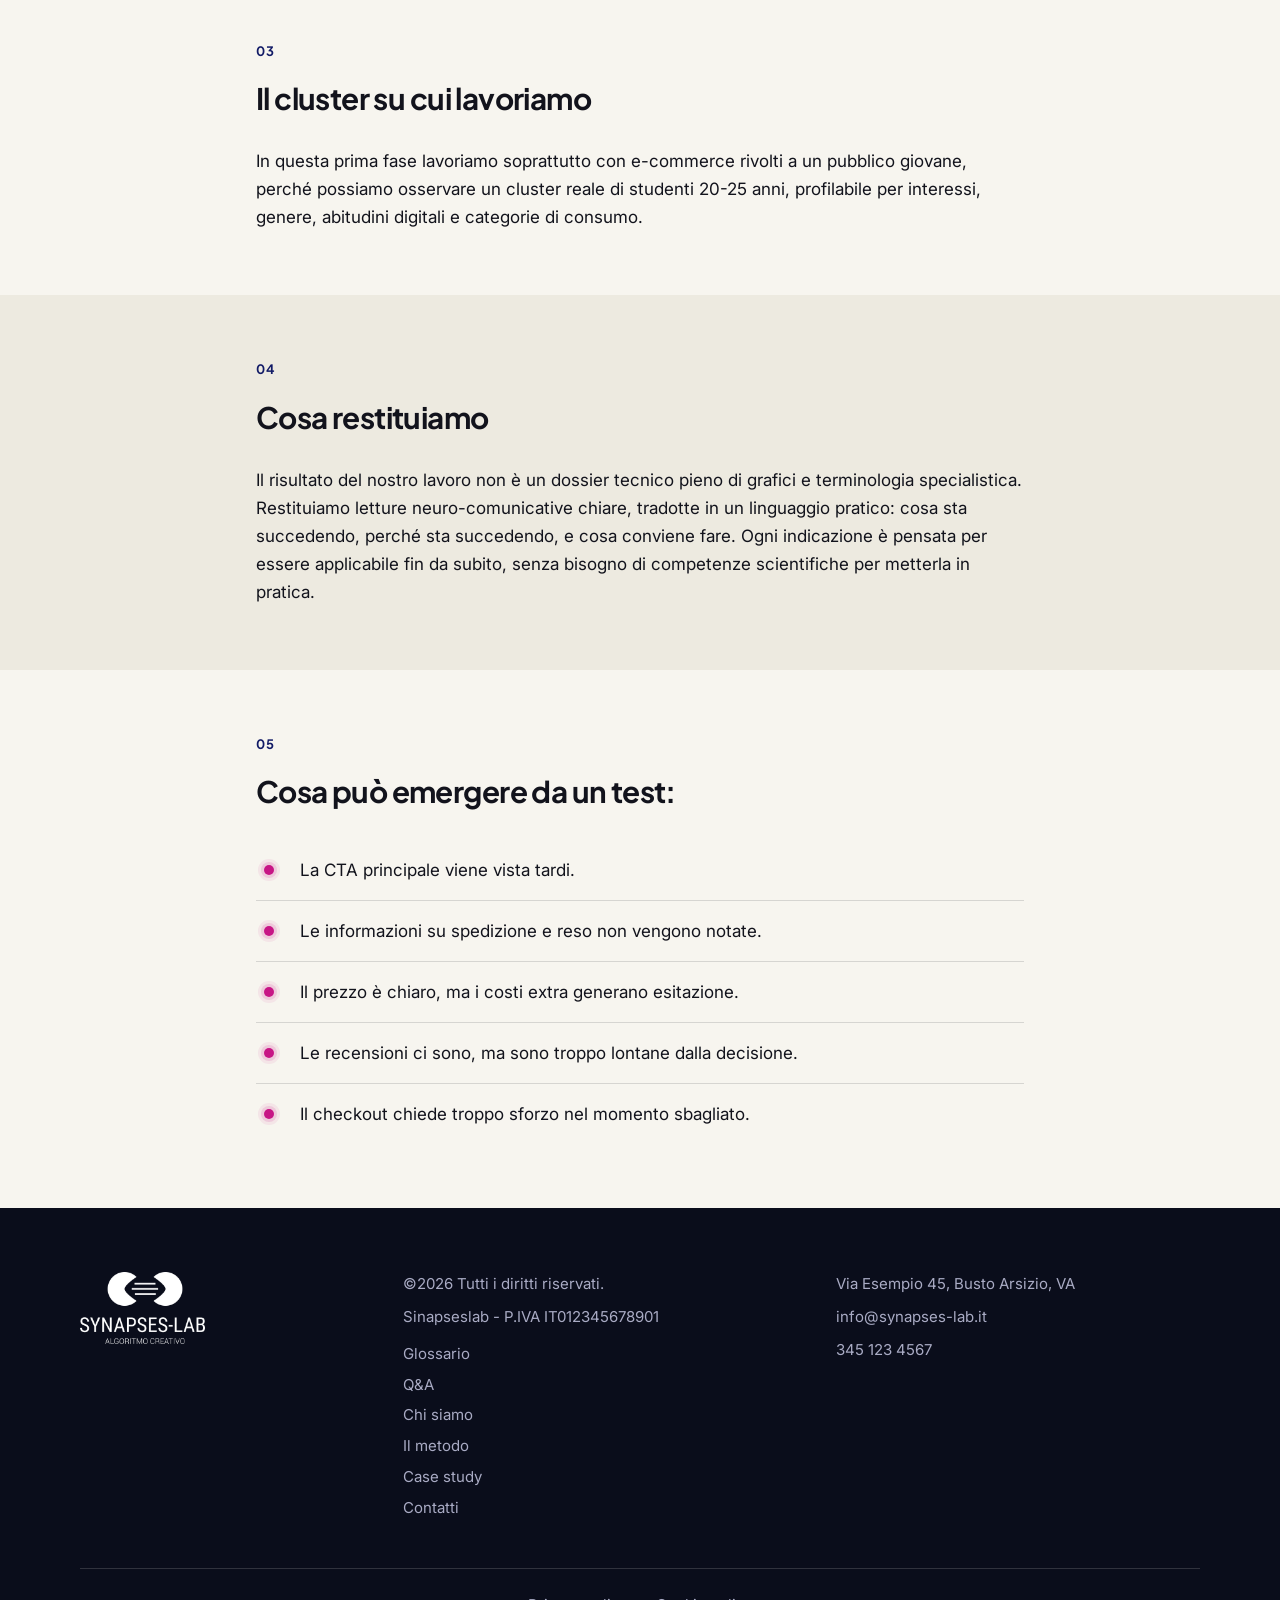
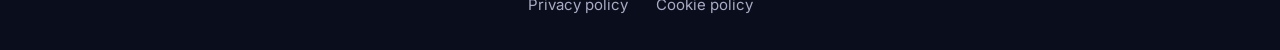
<file: il-metodo.html>
<!DOCTYPE html>
<html lang="it">
  <head>
    <meta name="robots" content="noindex, nofollow">
    <meta charset="utf-8" />
    <meta name="viewport" content="width=device-width, initial-scale=1" />
    <title>Il metodo — Synapses-Lab</title>
    <link rel="preconnect" href="https://fonts.googleapis.com" />
    <link rel="preconnect" href="https://fonts.gstatic.com" crossorigin />
    <link
      href="https://fonts.googleapis.com/css2?family=Inter:wght@400;500;600&family=Plus+Jakarta+Sans:wght@500;600;700&display=swap"
      rel="stylesheet"
    />
    <link rel="stylesheet" href="css/styles.css" />
  </head>
  <body class="page-metodo">
    <a class="skip-link" href="#contenuto">Vai al contenuto</a>
    <header class="site-header">
      <div class="container header-inner">
        <a class="logo" href="index.html">
          <img class="logo-img logo-img--main" src="img/logo-bianco.png" alt="Synapses-Lab" />
          <img class="logo-img logo-img--alt" src="img/logo.png" alt="Synapses-Lab" />
        </a>
        <button class="nav-toggle" type="button" aria-controls="site-nav" aria-expanded="false" aria-label="Apri il menu">
          <span></span>
        </button>
        <div class="nav-scrim" data-nav-scrim aria-hidden="true"></div>
        <nav id="site-nav" class="site-nav" aria-label="Principale">
          <a href="chi-siamo.html">Chi siamo</a>
          <a href="il-metodo.html" aria-current="page">Il metodo</a>
          <a href="case-study.html">Case study</a>
          <a class="btn btn-primary" href="contatti.html">Richiedi un primo confronto</a>
        </nav>
      </div>
    </header>
    <main id="contenuto">
      <section class="page-hero page-hero--glow">
        <div class="bg-signal-grid" aria-hidden="true"></div>
        <div class="container">
          <h1>Come lavoriamo</h1>
          <p class="lede">Non ci fermiamo a mostrare dove guarda il tuo cliente.<br />Interpretiamo perché lo fa.</p>
          <div class="gaze-path" aria-hidden="true">
            <svg viewBox="0 0 280 70" xmlns="http://www.w3.org/2000/svg">
              <path d="M14 54 C 70 10, 130 66, 190 20 S 250 8, 266 30" stroke="var(--accent-green)" stroke-width="1.5" fill="none" stroke-dasharray="1 5" stroke-linecap="round" />
              <circle cx="14" cy="54" r="4" fill="var(--accent-green)" />
              <circle cx="150" cy="46" r="4" fill="var(--accent-violet-soft)" />
              <circle cx="266" cy="30" r="4" fill="none" stroke="var(--accent-green)" stroke-width="1.5" />
            </svg>
          </div>
        </div>
      </section>

      <section class="about-section" aria-labelledby="strumenti-title">
        <div class="container about-content">
          <h2 id="strumenti-title">GLI STRUMENTI</h2>
          <p>
            Il nostro metodo unisce strumenti di osservazione comportamentale, competenze di
            neuromarketing e un linguaggio pratico, pensato per chi deve decidere cosa migliorare, non per
            chi deve leggere un paper scientifico.
          </p>
          <p>
            Utilizziamo l'eye-tracking per capire dove si posa davvero lo sguardo dell'utente durante la
            navigazione, cosa ignora e in quale ordine esplora la pagina. Affianchiamo a questa
            osservazione questionari qualitativi e test di associazione implicita (IAT), che permettono di
            far emergere reazioni e percezioni che spesso non coincidono con quello che l'utente dichiara
            consapevolmente.
          </p>
        </div>
      </section>

      <section class="about-section about-section--muted" aria-labelledby="livelli-title">
        <div class="container about-content">
          <h2 id="livelli-title">Il nostro approccio in 3 livelli</h2>
          <p>Il valore del nostro lavoro non sta nello strumento, ma nella capacità di leggere ciò che mostra.</p>
          <p>Per questo strutturiamo ogni analisi su tre livelli.</p>
          <ul class="method-list method-list--process">
            <li>
              <strong>Osservazione del comportamento:</strong> raccogliamo dati oggettivi su attenzione,
              sguardo e reazioni implicite dell'utente reale.
            </li>
            <li>
              <strong>Lettura neuro-comunicativa:</strong> interpretiamo questi dati alla luce di
              attenzione selettiva, carico cognitivo e fiducia, per capire perché un elemento funziona o
              crea attrito.
            </li>
            <li>
              <strong>Indicazioni strategiche e operative:</strong> trasformiamo l'interpretazione in
              priorità concrete, applicabili da subito su scheda prodotto, checkout, CTA e microcopy.
            </li>
          </ul>
        </div>
      </section>

      <section class="about-section" aria-labelledby="cluster-title">
        <div class="container about-content">
          <h2 id="cluster-title">Il cluster su cui lavoriamo</h2>
          <p>
            In questa prima fase lavoriamo soprattutto con e-commerce rivolti a un pubblico giovane, perché
            possiamo osservare un cluster reale di studenti 20-25 anni, profilabile per interessi, genere,
            abitudini digitali e categorie di consumo.
          </p>
        </div>
      </section>

      <section class="about-section about-section--muted" aria-labelledby="restituiamo-title">
        <div class="container about-content">
          <h2 id="restituiamo-title">Cosa restituiamo</h2>
          <p>
            Il risultato del nostro lavoro non è un dossier tecnico pieno di grafici e terminologia
            specialistica. Restituiamo letture neuro-comunicative chiare, tradotte in un linguaggio
            pratico: cosa sta succedendo, perché sta succedendo, e cosa conviene fare. Ogni indicazione è
            pensata per essere applicabile fin da subito, senza bisogno di competenze scientifiche per
            metterla in pratica.
          </p>
        </div>
      </section>

      <section class="about-section" aria-labelledby="emerge-title">
        <div class="container about-content">
          <h2 id="emerge-title">Cosa può emergere da un test:</h2>
          <ul class="method-list method-list--signals">
            <li>La CTA principale viene vista tardi.</li>
            <li>Le informazioni su spedizione e reso non vengono notate.</li>
            <li>Il prezzo è chiaro, ma i costi extra generano esitazione.</li>
            <li>Le recensioni ci sono, ma sono troppo lontane dalla decisione.</li>
            <li>Il checkout chiede troppo sforzo nel momento sbagliato.</li>
          </ul>
        </div>
      </section>
    </main>
    <footer class="site-footer">
      <div class="container footer-grid">
        <a class="footer-logo" href="index.html">
          <img src="img/logo-bianco.png" alt="Synapses-Lab" />
        </a>
        <div class="footer-meta">
          <p>©2026 Tutti i diritti riservati.</p>
          <p>Sinapseslab - P.IVA IT012345678901</p>
          <div class="footer-links">
            <a href="#">Glossario</a>
            <a href="#">Q&amp;A</a>
            <a href="chi-siamo.html">Chi siamo</a>
            <a href="il-metodo.html">Il metodo</a>
            <a href="case-study.html">Case study</a>
            <a href="contatti.html">Contatti</a>
          </div>
        </div>
        <div class="footer-contact">
          <p>Via Esempio 45, Busto Arsizio, VA</p>
          <p><a href="mailto:info@synapses-lab.it">info@synapses-lab.it</a></p>
          <p><a href="tel:+393451234567">345 123 4567</a></p>
        </div>
      </div>
      <div class="container footer-legal">
        <a href="#">Privacy policy</a>
        <a href="#">Cookie policy</a>
      </div>
    </footer>
    <script src="js/main.js"></script>
  </body>
</html>
</file>
<file: css/styles.css>
:root {
  /* ===== V04 — palette blu/magenta (logo) + blu notte + neutri caldi =====
     Struttura, spacing, radius e tipografia restano quelli di V02.
     Solo i valori colore derivano dal sistema cromatico di V03. */
  --navy: #0a0d1b;
  --navy-2: #12162a;
  --paper: #f7f5ef;
  --paper-dim: #edeae0;
  --blue: #2440ff;
  --blue-deep: #121b66;
  --blue-on-dark: #6b85ff;
  --magenta: #c71585;
  --magenta-deep: #7a0f52;
  --magenta-hover: #ad1379;
  --magenta-on-dark: #ff5cc3;
  --ink: #12131c;
  --ink-muted: #5a5c72;

  /* Nomi storici di V02, mantenuti come alias per non dover toccare gli
     SVG inline già presenti in index.html, chi-siamo.html e il-metodo.html
     (che referenziano var(--accent-...) direttamente nel markup). */
  --bg-dark: var(--navy);
  --bg-dark-2: var(--navy-2);
  --bg-light: var(--paper);
  --bg-muted: var(--paper-dim);
  --text-on-dark: #f4f1e9;
  --text-on-light: var(--ink);
  --text-muted-dark: #a9abc4;
  --text-muted-light: var(--ink-muted);
  --accent-green: var(--blue);
  --accent-green-ink: #ffffff;
  --accent-violet: var(--blue-deep);
  --accent-violet-soft: var(--magenta);
  --accent-fuchsia: var(--magenta);

  --line-dark: rgba(244, 241, 233, 0.16);
  --line-light: rgba(18, 19, 28, 0.14);
  --grid-line-dark: rgba(244, 241, 233, 0.09);
  --grid-line-light: rgba(18, 19, 28, 0.07);
  --signal-gradient: linear-gradient(90deg, var(--blue) 0%, var(--magenta) 100%);

  --s-1: 4px;
  --s-2: 8px;
  --s-3: 12px;
  --s-4: 16px;
  --s-5: 24px;
  --s-6: 32px;
  --s-7: 48px;
  --s-8: 64px;
  --s-9: 96px;
  --s-10: 128px;
  --r-sm: 8px;
  --r-md: 12px;
  --r-lg: 20px;
  --r-xl: 28px;
  --r-full: 999px;
  --container: 1120px;
  --header-h: 72px;
  --font-display: "Plus Jakarta Sans", system-ui, sans-serif;
  --font-body: Inter, system-ui, sans-serif;
  --shadow-card: 0 20px 60px rgba(10, 13, 27, 0.22);
}

*,
*::before,
*::after {
  box-sizing: border-box;
}

html {
  scroll-behavior: smooth;
}

html:focus-within {
  scroll-behavior: smooth;
}

body {
  margin: 0;
  font-family: var(--font-body);
  font-size: 1.0625rem;
  line-height: 1.65;
  color: var(--text-on-light);
  background: var(--bg-light);
}

img {
  max-width: 100%;
  height: auto;
  display: block;
}

a {
  color: inherit;
}

:focus-visible {
  outline: 2px solid var(--blue);
  outline-offset: 3px;
}

.skip-link {
  position: absolute;
  left: 12px;
  top: -80px;
  z-index: 200;
  background: var(--blue);
  color: #ffffff;
  padding: 10px 16px;
  border-radius: var(--r-md);
  font-family: var(--font-display);
  font-weight: 600;
  text-decoration: none;
}

.skip-link:focus {
  top: 12px;
}

.container {
  width: min(100% - 48px, var(--container));
  margin-inline: auto;
}

/* Header */
.site-header {
  position: sticky;
  top: 0;
  z-index: 100;
  height: var(--header-h);
  background: rgba(10, 13, 27, 0.92);
  -webkit-backdrop-filter: blur(14px);
  backdrop-filter: blur(14px);
  border-bottom: 1px solid var(--line-dark);
}

.site-header::after {
  content: "";
  position: absolute;
  left: 0;
  right: 0;
  bottom: -2px;
  height: 2px;
  background: var(--signal-gradient);
  opacity: 0.85;
}

.header-inner {
  height: 100%;
  display: flex;
  align-items: center;
  justify-content: space-between;
  gap: var(--s-4);
}

.logo {
  display: flex;
  align-items: center;
  flex-shrink: 0;
}

.logo img {
  height: 40px;
  width: auto;
  max-width: min(52vw, 180px);
  object-fit: contain;
}

.logo img.logo-img--alt {
  display: none;
}

/* ============================================================
   Mobile header theme (solo fino al breakpoint mobile esistente,
   min-width: 900px sotto). L'header resta sticky/fisso a tutte le
   larghezze grazie a .site-header sopra; qui si gestisce solo il
   cambio chiaro/scuro in base alla sezione sotto l'header, rilevato
   via IntersectionObserver in js/main.js (nessun scroll listener).
   ============================================================ */
@media (max-width: 899px) {
  .site-header {
    /* Su mobile si usa position: fixed invece di sticky. Alcuni browser,
       quando il menu si apre e <body>/<html> passano a overflow:hidden
       per bloccare lo scroll, "perdono" lo stato agganciato di un
       elemento sticky che era già scorso oltre la sua posizione
       naturale, facendolo sparire dal viewport (e con lui l'icona X per
       chiudere). position: fixed è sempre ancorato in cima, senza
       eccezioni, indipendentemente da scroll-lock o stato del menu.
       Lo spazio che l'header non riserva più viene compensato sotto
       con lo stesso margine su main, cosi visivamente non cambia nulla. */
    position: fixed;
    left: 0;
    right: 0;

    /* Il blur dietro un header fisso è costoso da ricalcolare ad ogni
       frame di scroll sulle GPU mobili: su Chrome/Android questo può far
       "scattare" o sparire momentaneamente l'header durante lo scroll
       veloce. Su mobile si usa quindi un fondo quasi pieno, senza blur,
       che resta identico visivamente ma è economico da disegnare. */
    -webkit-backdrop-filter: none;
    backdrop-filter: none;
    background: rgba(10, 13, 27, 0.97);
    transition: background-color 0.2s ease, border-color 0.2s ease;
  }

  main {
    margin-top: var(--header-h);
  }

  .site-header[data-theme="light"] {
    background: rgba(247, 245, 239, 0.97);
    border-bottom-color: var(--line-light);
  }

  .site-header[data-theme="light"] .logo img.logo-img--main {
    display: none;
  }

  .site-header[data-theme="light"] .logo img.logo-img--alt {
    display: block;
  }

  /* Il colore delle barre/aste dell'hamburger è pilotato da una custom
     property letta dalla regola originale .nav-toggle span (sopra),
     mai da un "background" diretto qui: cosi non può mai competere in
     specificità con .nav-toggle[aria-expanded="true"] span { background:
     transparent }, che resta sempre l'unica regola a decidere quando la
     barra centrale sparisce per formare la X. */
  .site-header[data-theme="light"] .nav-toggle {
    border-color: var(--line-light);
    --nav-toggle-ink: var(--ink);
  }

  /* Quando il menu è aperto, js/main.js imposta direttamente
     data-theme="dark" sull'header (nessuna regola [data-theme="light"]
     qui sopra può quindi essere attiva in quel momento): l'header e
     l'icona tornano scuri in automatico, senza bisogno di ulteriori
     regole "body.nav-open" che dovrebbero rincorrere/vincere quelle
     sopra in specificità. Un solo stato attivo alla volta = zero
     conflitti possibili. */
}

.nav-toggle {
  display: none;
  width: 44px;
  height: 44px;
  border: 1px solid var(--line-dark);
  border-radius: var(--r-sm);
  background: transparent;
  cursor: pointer;
  padding: 10px;
}

.nav-toggle span,
.nav-toggle span::before,
.nav-toggle span::after {
  display: block;
  height: 2px;
  width: 20px;
  background: var(--nav-toggle-ink, var(--text-on-dark));
  border-radius: 2px;
  position: relative;
  transition: transform 0.2s ease, opacity 0.2s ease;
}

.nav-toggle span::before,
.nav-toggle span::after {
  content: "";
  position: absolute;
  left: 0;
}

.nav-toggle span::before {
  top: -6px;
}

.nav-toggle span::after {
  top: 6px;
}

.nav-toggle[aria-expanded="true"] span {
  background: transparent;
}

.nav-toggle[aria-expanded="true"] span::before {
  top: 0;
  transform: rotate(45deg);
}

.nav-toggle[aria-expanded="true"] span::after {
  top: 0;
  transform: rotate(-45deg);
}

.site-nav {
  display: flex;
  align-items: center;
  gap: var(--s-6);
}

.nav-scrim {
  display: none;
}

.nav-scrim[hidden] {
  display: none;
}

.site-nav a:not(.btn) {
  font-family: var(--font-display);
  font-size: 0.9375rem;
  font-weight: 600;
  color: var(--text-on-dark);
  text-decoration: none;
  transition: color 0.15s ease;
}

.site-nav a:not(.btn):hover {
  color: var(--magenta-on-dark);
}

.site-nav a[aria-current="page"]:not(.btn) {
  color: var(--magenta-on-dark);
}

/* Buttons */
.btn {
  display: inline-flex;
  align-items: center;
  justify-content: center;
  gap: 8px;
  font-family: var(--font-display);
  font-size: 0.9375rem;
  font-weight: 600;
  text-decoration: none;
  border-radius: var(--r-full);
  border: 0;
  cursor: pointer;
  transition: background-color 0.15s ease, transform 0.15s ease, color 0.15s ease;
}

.btn-primary {
  background: var(--magenta);
  color: #ffffff;
  padding: 12px 22px;
}

.btn-primary:hover {
  background: var(--magenta-hover);
}

.btn-lg {
  padding: 16px 32px;
  font-size: 1.0625rem;
}

.btn-text {
  color: var(--blue-deep);
  font-family: var(--font-display);
  font-weight: 600;
  text-decoration: none;
  display: inline-flex;
  align-items: center;
  gap: 8px;
}

.btn-text:hover {
  color: var(--magenta-deep);
}

.btn-text .arrow {
  transition: transform 0.15s ease;
}

.btn-text:hover .arrow {
  transform: translateX(4px);
}

/* Hero */
.hero {
  position: relative;
  background: var(--bg-dark);
  color: var(--text-on-dark);
  overflow: hidden;
  padding: var(--s-8) 0 var(--s-9);
}

.hero::before {
  content: "";
  position: absolute;
  width: 420px;
  height: 420px;
  left: -80px;
  top: 40px;
  background: radial-gradient(circle, rgba(36, 64, 255, 0.28) 0%, rgba(10, 13, 27, 0) 70%);
  pointer-events: none;
}

.hero::after {
  content: "";
  position: absolute;
  width: 480px;
  height: 480px;
  right: -140px;
  top: 4%;
  background: radial-gradient(circle, rgba(199, 21, 133, 0.14) 0%, rgba(10, 13, 27, 0) 70%);
  pointer-events: none;
}

.hero-grid {
  position: relative;
  z-index: 1;
  display: grid;
  gap: var(--s-7);
  align-items: center;
}

.hero h1 {
  font-family: var(--font-display);
  font-size: clamp(2rem, 4.2vw, 3rem);
  font-weight: 600;
  letter-spacing: -0.02em;
  line-height: 1.15;
  margin: 0 0 var(--s-5);
}

.hero .lede {
  margin: 0;
  max-width: 36rem;
  color: var(--text-muted-dark);
  font-size: 1.125rem;
}

.hero-visual {
  position: relative;
  display: flex;
  justify-content: center;
}

.hero-visual img {
  display: block;
  width: 100%;
  max-width: 480px;
  height: auto;
  margin-inline: auto;
  filter: drop-shadow(0 24px 48px rgba(10, 13, 27, 0.5)) drop-shadow(0 0 36px rgba(36, 64, 255, 0.2));
}

/* Problem */
.problem {
  background: var(--bg-dark);
  color: var(--text-on-dark);
  padding: var(--s-9) 0;
  border-top: 1px solid var(--line-dark);
}

.problem-grid {
  display: grid;
  gap: var(--s-7);
  align-items: center;
}

.problem h2 {
  font-family: var(--font-display);
  font-size: clamp(1.5rem, 2.4vw, 2rem);
  margin: 0 0 var(--s-5);
  letter-spacing: -0.02em;
}

.problem p {
  margin: 0 0 var(--s-5);
  color: var(--text-muted-dark);
}

.stat {
  display: flex;
  align-items: center;
  gap: var(--s-4);
  background: var(--bg-dark-2);
  border: 1px solid var(--line-dark);
  border-left: 3px solid var(--magenta);
  border-radius: var(--r-md);
  padding: var(--s-4) var(--s-5);
  font-family: var(--font-display);
  font-size: clamp(1.25rem, 2vw, 1.5rem);
  font-weight: 700;
  color: var(--text-on-dark);
  margin: 0 0 var(--s-5);
  line-height: 1.35;
}

.stat-icon {
  flex-shrink: 0;
  display: grid;
  place-items: center;
  width: 36px;
  height: 36px;
}

.stat-icon svg {
  width: 100%;
  height: 100%;
}

.chart-frame {
  background: var(--bg-light);
  border-radius: var(--r-lg);
  padding: var(--s-4);
  border: 1px solid var(--line-dark);
}

.chart-frame img {
  width: 100%;
}

.chart-caption {
  margin: var(--s-3) 0 0;
  font-size: 0.8125rem;
  color: var(--text-muted-dark);
}

/* Compare — diptych: strumento (quieto) vs Synapses (rilievo) */
.compare {
  background: var(--bg-dark);
  color: var(--text-on-dark);
  padding: 0 0 var(--s-10);
}

.compare h2 {
  font-family: var(--font-display);
  text-align: center;
  font-size: clamp(1.5rem, 2.4vw, 2rem);
  letter-spacing: -0.02em;
  margin: 0 0 var(--s-7);
}

.compare-grid {
  display: grid;
  gap: var(--s-5);
}

.compare-card {
  background: var(--bg-muted);
  border: 1px solid var(--line-light);
  border-radius: var(--r-xl);
  padding: var(--s-6);
  color: var(--ink);
}

.compare-icon {
  width: 72px;
  height: 72px;
  border-radius: 22px;
  border: 1px solid var(--line-light);
  display: grid;
  place-items: center;
  margin: 0 auto var(--s-5);
  background: var(--bg-light);
}

.compare-icon img {
  width: 44px;
  height: 44px;
  object-fit: contain;
}

.compare-card h3 {
  font-family: var(--font-display);
  font-size: 1.125rem;
  font-weight: 600;
  text-align: center;
  margin: 0 0 var(--s-6);
  line-height: 1.35;
}

.insight {
  display: grid;
  justify-items: center;
  gap: 0;
}

.insight-box {
  border: 1px solid var(--line-light);
  border-radius: var(--r-md);
  padding: 12px 16px;
  text-align: center;
  font-size: 0.95rem;
  max-width: 22rem;
}

.insight-stem {
  position: relative;
  width: 1px;
  height: 28px;
  background: var(--line-light);
}

.insight-stem::after {
  content: "";
  position: absolute;
  left: 50%;
  bottom: -4px;
  width: 6px;
  height: 6px;
  border-radius: 50%;
  background: var(--ink-muted);
  transform: translateX(-50%);
}

.insight-bar {
  width: min(100%, 280px);
  height: 1px;
  background: var(--line-light);
  position: relative;
}

.insight-bar::before,
.insight-bar::after {
  content: "";
  position: absolute;
  top: 0;
  width: 1px;
  height: 14px;
  background: var(--line-light);
}

.insight-bar::before {
  left: 0;
}

.insight-bar::after {
  right: 0;
}

.insight-label {
  margin-top: 12px;
  font-family: var(--font-display);
  font-weight: 600;
  font-size: 0.95rem;
}

.compare-card.is-accent {
  background: var(--bg-dark-2);
  color: var(--text-on-dark);
  border: 1px solid var(--line-dark);
  border-left: 3px solid var(--magenta);
  box-shadow: var(--shadow-card);
}

.compare-card.is-accent .compare-icon {
  background: var(--bg-dark);
  border-color: var(--line-dark);
}

.compare-card.is-accent .insight-box {
  border-color: var(--line-dark);
  color: var(--text-on-dark);
}

.compare-card.is-accent .insight-stem,
.compare-card.is-accent .insight-bar,
.compare-card.is-accent .insight-bar::before,
.compare-card.is-accent .insight-bar::after {
  background: rgba(255, 92, 195, 0.4);
}

.compare-card.is-accent .insight-stem::after {
  background: var(--magenta-on-dark);
  box-shadow: 0 0 0 4px rgba(255, 92, 195, 0.16);
}

/* Method teaser (homepage) */
.method {
  background: var(--bg-light);
  padding: var(--s-9) 0;
}

.method-glyph {
  display: inline-flex;
  align-items: center;
  gap: var(--s-2);
  margin-bottom: var(--s-4);
}

.method-glyph svg {
  display: block;
}

.method h2 {
  font-family: var(--font-display);
  font-size: clamp(1.5rem, 2.4vw, 1.85rem);
  letter-spacing: -0.02em;
  margin: 0 0 var(--s-5);
  color: var(--accent-violet);
  max-width: 40rem;
}

.method p {
  margin: 0 0 var(--s-6);
  max-width: 48rem;
  color: var(--text-on-light);
}

.method-cta {
  display: flex;
  justify-content: flex-end;
}

/* Closing CTA */
.closing {
  background: var(--bg-muted);
  padding: var(--s-9) 0 var(--s-10);
  text-align: center;
}

.closing h2 {
  font-family: var(--font-display);
  font-size: clamp(1.5rem, 2.4vw, 1.85rem);
  letter-spacing: -0.02em;
  margin: 0 auto var(--s-5);
  max-width: 40rem;
  color: var(--accent-violet);
}

.closing p {
  margin: 0 auto var(--s-7);
  max-width: 46rem;
  color: var(--ink-muted);
}

/* Footer */
.site-footer {
  background: var(--bg-dark);
  color: var(--text-muted-dark);
  padding: var(--s-8) 0 var(--s-6);
  font-size: 0.9375rem;
}

.footer-grid {
  display: grid;
  gap: var(--s-6);
}

.footer-logo img {
  height: 72px;
  width: auto;
}

.site-footer a {
  color: var(--text-muted-dark);
  text-decoration: none;
}

.site-footer a:hover {
  color: var(--blue-on-dark);
}

.footer-meta p,
.footer-contact p {
  margin: 0 0 8px;
}

.footer-links {
  display: flex;
  flex-direction: column;
  gap: 6px;
  margin-top: 12px;
}

.footer-legal {
  display: flex;
  flex-wrap: wrap;
  gap: 16px 28px;
  margin-top: var(--s-7);
  padding-top: var(--s-5);
  border-top: 1px solid var(--line-dark);
  justify-content: center;
}

/* CHI SIAMO / pagine interne — page hero condiviso */
.page-hero {
  background: var(--bg-dark);
  color: var(--text-on-dark);
  padding: var(--s-9) 0;
  min-height: 40vh;
}

.page-hero h1 {
  font-family: var(--font-display);
  font-size: clamp(2rem, 4vw, 3rem);
  letter-spacing: -0.02em;
  margin: 0;
}

.page-hero .lede {
  margin: var(--s-5) 0 0;
  max-width: 42rem;
  color: var(--text-muted-dark);
  font-size: 1.125rem;
}

.page-hero--glow {
  position: relative;
  overflow: hidden;
}

.page-hero--glow::before {
  content: "";
  position: absolute;
  width: 380px;
  height: 380px;
  left: -60px;
  top: -60px;
  background: radial-gradient(circle, rgba(36, 64, 255, 0.22) 0%, rgba(10, 13, 27, 0) 70%);
  pointer-events: none;
}

.page-hero--glow::after {
  content: "";
  position: absolute;
  width: 340px;
  height: 340px;
  right: -100px;
  bottom: -100px;
  background: radial-gradient(circle, rgba(199, 21, 133, 0.12) 0%, rgba(10, 13, 27, 0) 70%);
  pointer-events: none;
}

.page-hero--glow .container {
  position: relative;
  z-index: 1;
}

/* Capitoli "dossier" — .about-section / .partners.
   Scoped a Chi siamo e Il metodo: la numerazione (CSS counter, nessun
   testo nuovo) riprende dalla V03 solo su queste due pagine. */
body.page-chi-siamo main,
body.page-metodo main {
  counter-reset: dossier;
}

body.page-chi-siamo .about-section h2,
body.page-chi-siamo .partners h2,
body.page-metodo .about-section h2 {
  counter-increment: dossier;
}

body.page-chi-siamo .about-section h2::before,
body.page-chi-siamo .partners h2::before,
body.page-metodo .about-section h2::before {
  content: counter(dossier, decimal-leading-zero);
  display: block;
  font-family: var(--font-display);
  font-size: 0.8125rem;
  font-weight: 700;
  letter-spacing: 0.09em;
  color: var(--blue-deep);
  margin-bottom: var(--s-3);
}

.about-section {
  background: var(--bg-light);
  padding: var(--s-8) 0;
}

.about-section--muted {
  background: var(--bg-muted);
}

.about-section--compact-top {
  padding-top: var(--s-5);
}

.about-content {
  max-width: 48rem;
}

.about-section h2 {
  font-family: var(--font-display);
  font-size: clamp(1.5rem, 2.4vw, 1.85rem);
  letter-spacing: -0.02em;
  margin: 0 0 var(--s-5);
  color: var(--text-on-light);
}

.about-section p {
  margin: 0;
  color: var(--text-on-light);
}

.about-content p + p {
  margin-top: var(--s-4);
}

/* Divider node — hairline separatore tra blocchi di testo consecutivi */
.divider-node {
  position: relative;
  width: 100%;
  max-width: 160px;
  height: 1px;
  margin: var(--s-7) auto;
  background: var(--line-light);
}

.divider-node::before {
  content: "";
  position: absolute;
  top: 50%;
  left: 50%;
  width: 7px;
  height: 7px;
  border-radius: 50%;
  background: var(--accent-fuchsia);
  transform: translate(-50%, -50%);
}

.partners {
  background: var(--bg-light);
  padding: var(--s-8) 0;
}

.partners h2 {
  font-family: var(--font-display);
  text-align: center;
  font-size: clamp(1.5rem, 2.4vw, 1.85rem);
  letter-spacing: -0.02em;
  margin: 0 0 var(--s-7);
}

.partner-network {
  margin: 0 auto var(--s-8);
  max-width: 480px;
}

.partner-network svg {
  display: block;
  width: 100%;
  height: auto;
}

.partner-network text {
  font-family: var(--font-display);
  font-weight: 600;
  fill: var(--text-on-light);
}

.partners-grid {
  display: grid;
  gap: var(--s-6);
}

.partner-card {
  background: var(--bg-light);
  border: 1px solid var(--line-light);
  border-radius: var(--r-lg);
  padding: var(--s-6);
}

.partner-card:first-child {
  border-left: 3px solid var(--blue);
}

.partner-card:last-child {
  border-left: 3px solid var(--magenta);
}

.partner-card h3 {
  font-family: var(--font-display);
  font-size: 1.125rem;
  font-weight: 600;
  margin: 0 0 var(--s-4);
  line-height: 1.35;
}

.partner-card p {
  margin: 0;
  color: var(--text-muted-light);
}

/* IL METODO */
.viewfinder {
  position: relative;
}

.viewfinder::before,
.viewfinder::after {
  content: "";
  position: absolute;
  width: 20px;
  height: 20px;
  border: 1.5px solid var(--accent-green);
  opacity: 0.8;
  pointer-events: none;
}

.viewfinder::before {
  top: -8px;
  left: -8px;
  border-right: 0;
  border-bottom: 0;
}

.viewfinder::after {
  bottom: -8px;
  right: -8px;
  border-left: 0;
  border-top: 0;
}

.viewfinder.viewfinder--inset::before,
.viewfinder.viewfinder--inset::after {
  width: 16px;
  height: 16px;
  filter: drop-shadow(0 1px 2px rgba(10, 13, 27, 0.6));
}

.viewfinder.viewfinder--inset::before {
  top: 10px;
  left: 10px;
}

.viewfinder.viewfinder--inset::after {
  bottom: 10px;
  right: 10px;
}

.gaze-path {
  margin-top: var(--s-6);
  opacity: 0.95;
}

.gaze-path svg {
  display: block;
  max-width: 280px;
}

.method-list {
  list-style: none;
  margin: var(--s-5) 0 0;
  padding: 0;
  display: grid;
  gap: var(--s-4);
}

.method-list li {
  position: relative;
  padding-left: 1.5rem;
  color: var(--text-on-light);
}

.method-list li::before {
  content: "";
  position: absolute;
  left: 0;
  top: 0.55em;
  width: 8px;
  height: 8px;
  border-radius: 50%;
  background: var(--accent-violet);
}

.method-list strong {
  font-family: var(--font-display);
  font-weight: 600;
}

/* Diagramma di processo numerato — sequenza reale a 3 livelli */
.method-list.method-list--process {
  counter-reset: process;
  gap: 0;
}

.method-list.method-list--process li {
  counter-increment: process;
  position: relative;
  padding-left: 3.25rem;
  padding-bottom: var(--s-6);
}

.method-list.method-list--process li::before {
  content: counter(process, decimal-leading-zero);
  position: absolute;
  left: 0;
  top: -0.2em;
  width: 2.125rem;
  height: 2.125rem;
  border-radius: 50%;
  background: var(--bg-light);
  border: 1.5px solid var(--magenta);
  color: var(--magenta-deep);
  font-family: var(--font-display);
  font-weight: 700;
  font-size: 0.75rem;
  display: grid;
  place-items: center;
}

.method-list.method-list--process li::after {
  content: "";
  position: absolute;
  left: 1.0625rem;
  top: 2.125rem;
  bottom: 0;
  width: 1px;
  background: var(--blue);
  opacity: 0.35;
  transform: translateX(-50%);
}

.method-list.method-list--process li:last-child {
  padding-bottom: 0;
}

.method-list.method-list--process li:last-child::after {
  display: none;
}

/* Segnali di frizione — lista impilata (indice/report), pattern V03 */
.method-list.method-list--signals {
  list-style: none;
  display: grid;
  gap: 0;
  margin-top: var(--s-5);
}

.method-list.method-list--signals li {
  position: relative;
  padding: var(--s-4) var(--s-5) var(--s-4) 2.75rem;
  border-bottom: 1px solid var(--line-light);
  background: transparent;
}

.method-list.method-list--signals li:last-child {
  border-bottom: 0;
}

.method-list.method-list--signals li::before {
  content: "";
  position: absolute;
  left: var(--s-2);
  top: 50%;
  width: 10px;
  height: 10px;
  border-radius: 50%;
  background: var(--magenta);
  transform: translateY(-50%);
  box-shadow: 0 0 0 3px rgba(199, 21, 133, 0.14), 0 0 0 6px rgba(199, 21, 133, 0.07);
}

/* CASE STUDY — carosello e card-grid di V02, colori/tipografia da V03 */
.carousel {
  width: 100%;
  max-width: 640px;
  margin: var(--s-6) auto 0;
}

.carousel-row {
  display: flex;
  align-items: center;
  gap: var(--s-4);
}

.carousel-viewport {
  flex: 1;
  min-width: 0;
  overflow: hidden;
}

.carousel-track {
  display: flex;
  align-items: center;
  gap: var(--s-4);
  list-style: none;
  margin: 0;
  padding: 0;
  transition: transform 0.5s ease;
  will-change: transform;
}

.carousel-slide {
  flex: 0 0 auto;
  width: min(240px, 68vw);
  opacity: 0.4;
  transform: scale(0.92);
  transition: opacity 0.4s ease, transform 0.4s ease;
}

.carousel-slide.is-active {
  opacity: 1;
  transform: scale(1);
}

.carousel-slide figure {
  margin: 0;
  overflow: hidden;
  border-radius: var(--r-lg);
  border: 1px solid var(--line-dark);
  background: var(--bg-dark-2);
}

.carousel-slide img {
  display: block;
  width: 100%;
  height: auto;
}

.carousel-slide figcaption {
  padding: var(--s-3) var(--s-4);
  border-top: 1px solid var(--line-dark);
  background: var(--bg-dark-2);
  color: var(--text-on-dark);
  font-family: var(--font-display);
  font-weight: 600;
  font-size: 0.875rem;
  text-align: center;
}

.carousel-btn {
  flex-shrink: 0;
  width: 44px;
  height: 44px;
  border-radius: var(--r-full);
  border: 1px solid var(--line-light);
  background: var(--bg-light);
  color: var(--text-on-light);
  font-size: 1.5rem;
  line-height: 1;
  display: none;
  place-items: center;
  cursor: pointer;
  box-shadow: 0 8px 24px rgba(10, 13, 27, 0.12);
  transition: background-color 0.15s ease, border-color 0.15s ease, color 0.15s ease, transform 0.15s ease;
}

.carousel-btn:hover {
  background: var(--accent-violet);
  border-color: var(--accent-violet);
  color: var(--text-on-dark);
}

@media (min-width: 768px) {
  .carousel-btn {
    display: grid;
  }
}

.carousel-dots {
  display: flex;
  justify-content: center;
  gap: var(--s-3);
  margin-top: var(--s-5);
}

.carousel-dot {
  width: 10px;
  height: 10px;
  padding: 0;
  border: 0;
  border-radius: 50%;
  background: var(--line-light);
  cursor: pointer;
  transition: background-color 0.15s ease, transform 0.15s ease;
}

.carousel-dot:hover {
  background: var(--blue);
}

.carousel-dot[aria-current="true"] {
  background: var(--accent-violet);
  transform: scale(1.2);
}

.case-study-grid {
  list-style: none;
  margin: var(--s-7) 0 0;
  padding: 0;
  display: grid;
  gap: var(--s-5);
}

.case-study-grid li {
  margin: 0;
  display: flex;
}

.case-study-card {
  all: unset;
  box-sizing: border-box;
  display: flex;
  flex-direction: column;
  align-items: flex-start;
  gap: var(--s-3);
  width: 100%;
  cursor: pointer;
  background: var(--bg-light);
  border: 1px solid var(--line-light);
  border-radius: var(--r-lg);
  padding: var(--s-6);
  transition: border-color 0.15s ease, transform 0.15s ease, box-shadow 0.15s ease;
}

.case-study-card:hover {
  border-color: var(--accent-violet-soft);
  transform: translateY(-2px);
  box-shadow: var(--shadow-card);
}

.case-study-card:focus-visible {
  outline: 2px solid var(--accent-green);
  outline-offset: 3px;
}

.case-study-card__badge {
  width: 48px;
  height: 48px;
  border-radius: var(--r-md);
  display: grid;
  place-items: center;
  font-family: var(--font-display);
  font-weight: 700;
  font-size: 1.25rem;
  background: var(--blue-deep);
  color: #ffffff;
}

.case-study-grid li:nth-child(even) .case-study-card__badge {
  background: var(--magenta-deep);
  color: #ffffff;
}

.case-study-card__eyebrow {
  font-family: var(--font-display);
  font-size: 0.8125rem;
  font-weight: 600;
  text-transform: uppercase;
  letter-spacing: 0.04em;
  color: var(--text-muted-light);
}

.case-study-card__title {
  margin: 0;
  font-family: var(--font-display);
  font-size: 1.25rem;
  font-weight: 700;
  color: var(--text-on-light);
}

.case-study-card__cta {
  margin-top: auto;
  padding-top: var(--s-4);
  display: inline-flex;
  align-items: center;
  gap: 8px;
  font-family: var(--font-display);
  font-weight: 600;
  font-size: 0.9375rem;
  color: var(--accent-violet);
}

.case-study-card__cta .arrow {
  display: inline-block;
  transition: transform 0.15s ease;
}

.case-study-card:hover .case-study-card__cta .arrow,
.case-study-card:focus-visible .case-study-card__cta .arrow {
  transform: translateX(4px);
}

/* Evidence wash — richiamo eye-tracking, due soli colori brand */
.heatmap-accent {
  position: relative;
}

.heatmap-accent::before {
  content: "";
  position: absolute;
  inset: -24px -16px auto -16px;
  height: 140px;
  background: radial-gradient(140px 100px at 20% 45%, rgba(36, 64, 255, 0.14), transparent 70%),
    radial-gradient(160px 120px at 80% 55%, rgba(199, 21, 133, 0.12), transparent 70%);
  pointer-events: none;
  z-index: 0;
}

.heatmap-accent > * {
  position: relative;
  z-index: 1;
}

/* PDF modal */
.modal {
  position: fixed;
  inset: 0;
  z-index: 300;
  display: flex;
  align-items: center;
  justify-content: center;
  padding: var(--s-5);
}

.modal[hidden] {
  display: none;
}

.modal-overlay {
  position: absolute;
  inset: 0;
  background: rgba(10, 13, 27, 0.72);
}

.modal-dialog {
  position: relative;
  z-index: 1;
  display: flex;
  flex-direction: column;
  width: min(100%, 900px);
  max-height: min(90vh, 900px);
  background: var(--bg-light);
  border: 1px solid var(--line-light);
  border-radius: var(--r-lg);
  box-shadow: var(--shadow-card);
  overflow: hidden;
}

.modal-header {
  display: flex;
  align-items: center;
  justify-content: space-between;
  gap: var(--s-4);
  padding: var(--s-5) var(--s-6);
  border-bottom: 1px solid var(--line-light);
}

.modal-header h2 {
  margin: 0;
  font-family: var(--font-display);
  font-size: 1.125rem;
  font-weight: 600;
}

.modal-close {
  flex-shrink: 0;
  width: 36px;
  height: 36px;
  border-radius: var(--r-full);
  border: 1px solid var(--line-light);
  background: transparent;
  font-size: 1.25rem;
  line-height: 1;
  cursor: pointer;
  display: grid;
  place-items: center;
  transition: background-color 0.15s ease, border-color 0.15s ease;
}

.modal-close:hover {
  border-color: var(--accent-violet-soft);
  background: var(--bg-muted);
}

.modal-body {
  flex: 1;
  min-height: 0;
  display: flex;
  flex-direction: column;
  background: var(--bg-dark-2);
}

.modal-body iframe {
  flex: 1;
  min-height: 50vh;
  width: 100%;
  border: 0;
  display: block;
  background: #fff;
}

.modal-fallback {
  margin: 0;
  padding: var(--s-3) var(--s-6);
  border-top: 1px solid var(--line-dark);
  font-size: 0.8125rem;
  color: var(--text-muted-dark);
}

.modal-actions {
  display: flex;
  flex-wrap: wrap;
  align-items: center;
  justify-content: space-between;
  gap: var(--s-4);
  padding: var(--s-5) var(--s-6);
  border-top: 1px solid var(--line-light);
}

body.no-scroll {
  overflow: hidden;
}

@media (max-width: 479px) {
  .modal-actions {
    flex-direction: column;
    align-items: stretch;
  }

  .modal-actions .btn,
  .modal-actions .btn-text {
    justify-content: center;
  }
}

/* CONTATTI */
.contact-section {
  background: var(--bg-light);
  padding: var(--s-8) 0;
}

.contact-grid {
  display: grid;
  gap: var(--s-6);
}

.contact-intro p {
  margin: 0;
  max-width: 34rem;
  padding-left: var(--s-5);
  border-left: 2px solid var(--blue);
  font-family: var(--font-display);
  font-style: italic;
  font-size: 1.125rem;
  color: var(--text-on-light);
}

.contact-card__header h2::before {
  content: "";
  display: inline-block;
  width: 8px;
  height: 8px;
  margin-right: 10px;
  border-radius: 50%;
  background: var(--magenta);
  vertical-align: middle;
}

.contact-card {
  overflow: hidden;
  background: var(--bg-light);
  border: 1px solid var(--line-light);
  border-radius: var(--r-xl);
  box-shadow: var(--shadow-card);
}

.contact-card__header {
  padding: var(--s-4) var(--s-5);
  background: var(--bg-dark);
}

.contact-card__header h2 {
  margin: 0;
  font-family: var(--font-display);
  font-size: 1.0625rem;
  font-weight: 700;
  color: var(--text-on-dark);
  text-align: center;
}

.contact-form {
  display: flex;
  flex-direction: column;
  gap: var(--s-4);
  padding: var(--s-5);
  counter-reset: field;
}

.form-hint {
  margin: 0;
  font-size: 0.75rem;
  color: var(--text-muted-light);
}

.sr-only {
  position: absolute;
  width: 1px;
  height: 1px;
  margin: -1px;
  padding: 0;
  overflow: hidden;
  clip: rect(0, 0, 0, 0);
  white-space: nowrap;
  border: 0;
}

.form-grid {
  display: grid;
  gap: var(--s-4);
}

.form-field {
  display: flex;
  flex-direction: column;
  gap: 6px;
}

.form-field:not(.form-field--checkbox) {
  counter-increment: field;
}

.form-field:not(.form-field--checkbox) label::before {
  content: counter(field, decimal-leading-zero) ". ";
  font-family: var(--font-display);
  color: var(--blue-deep);
  font-weight: 700;
}

.form-field label {
  font-family: var(--font-display);
  font-size: 0.8125rem;
  font-weight: 600;
  color: var(--text-on-light);
}

.required-mark {
  color: var(--magenta-deep);
}

.form-field input[type="text"],
.form-field input[type="email"],
.form-field input[type="url"],
.form-field textarea {
  font-family: var(--font-body);
  font-size: 0.875rem;
  color: var(--text-on-light);
  background: var(--bg-light);
  border: 1px solid var(--line-light);
  border-radius: var(--r-sm);
  padding: 8px 12px;
}

.form-field textarea {
  min-height: 4.5rem;
  resize: vertical;
}

.form-field input::placeholder,
.form-field textarea::placeholder {
  color: var(--text-muted-light);
}

.field-error {
  display: none;
  font-size: 0.8125rem;
  color: #c0392b;
}

.form-field[data-invalid="true"] input,
.form-field[data-invalid="true"] textarea {
  border-color: #c0392b;
}

.form-field[data-invalid="true"] .field-error {
  display: block;
}

.form-field--checkbox {
  flex-direction: row;
  flex-wrap: wrap;
  align-items: center;
  gap: var(--s-3);
}

.form-field--checkbox input[type="checkbox"] {
  flex-shrink: 0;
  width: 20px;
  height: 20px;
  accent-color: var(--magenta-deep);
}

.form-field--checkbox label {
  font-family: var(--font-body);
  font-size: 0.9375rem;
  font-weight: 400;
}

.form-field--checkbox .field-error {
  flex-basis: 100%;
}

.form-submit {
  align-self: flex-start;
}

.form-status {
  margin: 0;
  font-size: 0.9375rem;
  font-weight: 600;
  color: var(--accent-violet);
}

.form-status:empty {
  display: none;
}

.contact-details {
  margin: var(--s-5) 0 0;
  display: grid;
  gap: var(--s-4);
}

.contact-details__row {
  display: flex;
  flex-wrap: wrap;
  align-items: baseline;
  gap: var(--s-3);
}

.contact-details dt {
  min-width: 6rem;
  font-family: var(--font-display);
  font-weight: 600;
  color: var(--text-on-light);
}

.contact-details dd {
  margin: 0;
  color: var(--text-muted-light);
}

.contact-details a {
  color: var(--accent-violet);
  text-decoration: none;
}

.contact-details a:hover {
  text-decoration: underline;
}

@media (min-width: 768px) {
  .contact-grid {
    grid-template-columns: 0.85fr 1.15fr;
    align-items: center;
    gap: var(--s-7);
  }

  .form-grid {
    grid-template-columns: 1fr 1fr;
  }
}

/* Tablet */
@media (min-width: 768px) {
  :root {
    --header-h: 80px;
  }

  .logo img {
    height: 52px;
  }

  .hero-grid,
  .problem-grid,
  .compare-grid,
  .partners-grid,
  .case-study-grid,
  .footer-grid {
    grid-template-columns: 1fr 1fr;
  }

  .footer-grid {
    grid-template-columns: 0.8fr 1.1fr 1fr;
    align-items: start;
  }

  .hero {
    padding: var(--s-9) 0 var(--s-10);
  }

  .method-list.method-list--signals {
    gap: 0;
  }
}

/* Desktop nav */
@media (min-width: 900px) {
  .nav-toggle {
    display: none;
  }
}

@media (max-width: 899px) {
  .nav-toggle {
    display: grid;
    place-items: center;
    position: relative;
    z-index: 101;
  }

  .nav-scrim {
    display: block;
    position: fixed;
    top: var(--header-h);
    right: 0;
    bottom: 0;
    left: 0;
    z-index: 98;
    background: rgba(6, 7, 14, 0.6);
    opacity: 0;
    visibility: hidden;
    pointer-events: none;
    transition: opacity 0.2s ease, visibility 0.2s ease;
  }

  .nav-scrim.is-open {
    opacity: 1;
    visibility: visible;
    pointer-events: auto;
  }

  .site-nav {
    position: fixed;
    top: var(--header-h);
    right: 0;
    left: auto;
    bottom: 0;
    z-index: 99;
    height: calc(100dvh - var(--header-h));
    width: min(86vw, 380px);
    max-width: 100vw;
    align-self: stretch;
    overflow-y: auto;
    background: var(--bg-dark);
    border-left: 1px solid var(--line-dark);
    box-shadow: -24px 0 60px rgba(6, 7, 14, 0.4);
    flex-direction: column;
    align-items: stretch;
    justify-content: flex-start;
    padding: var(--s-6) 24px var(--s-8);
    gap: var(--s-4);
    transform: translateX(100%);
    visibility: hidden;
    transition: transform 0.2s ease, visibility 0.2s ease;
  }

  .site-nav.is-open {
    transform: translateX(0);
    visibility: visible;
  }

  .site-nav a:not(.btn) {
    font-size: 1.25rem;
    padding: 12px 0;
    border-bottom: 1px solid var(--line-dark);
  }

  .site-nav .btn {
    margin-top: var(--s-4);
    width: 100%;
  }

  body.nav-open,
  html.nav-open {
    overflow: hidden;
  }
}

@media (min-width: 1100px) {
  .hero-grid {
    grid-template-columns: 1fr 1.05fr;
    gap: var(--s-8);
  }

  .case-study-grid {
    grid-template-columns: repeat(3, 1fr);
  }

  .container {
    width: min(100% - 80px, var(--container));
  }
}

/* ============================================================
   Texture a griglia di punti per sezioni scure (hero / page-hero)
   ============================================================ */
.bg-signal-grid {
  position: absolute;
  inset: 0;
  z-index: 0;
  background-image: radial-gradient(var(--grid-line-dark) 1px, transparent 1px);
  background-size: 26px 26px;
  -webkit-mask-image: linear-gradient(180deg, rgba(0, 0, 0, 0.9), rgba(0, 0, 0, 0.15));
  mask-image: linear-gradient(180deg, rgba(0, 0, 0, 0.9), rgba(0, 0, 0, 0.15));
  pointer-events: none;
}

.hero .container {
  position: relative;
  z-index: 1;
}

@media (prefers-reduced-motion: reduce) {
  html {
    scroll-behavior: auto;
  }

  *,
  *::before,
  *::after {
    transition: none !important;
    animation: none !important;
  }
}
</file>
